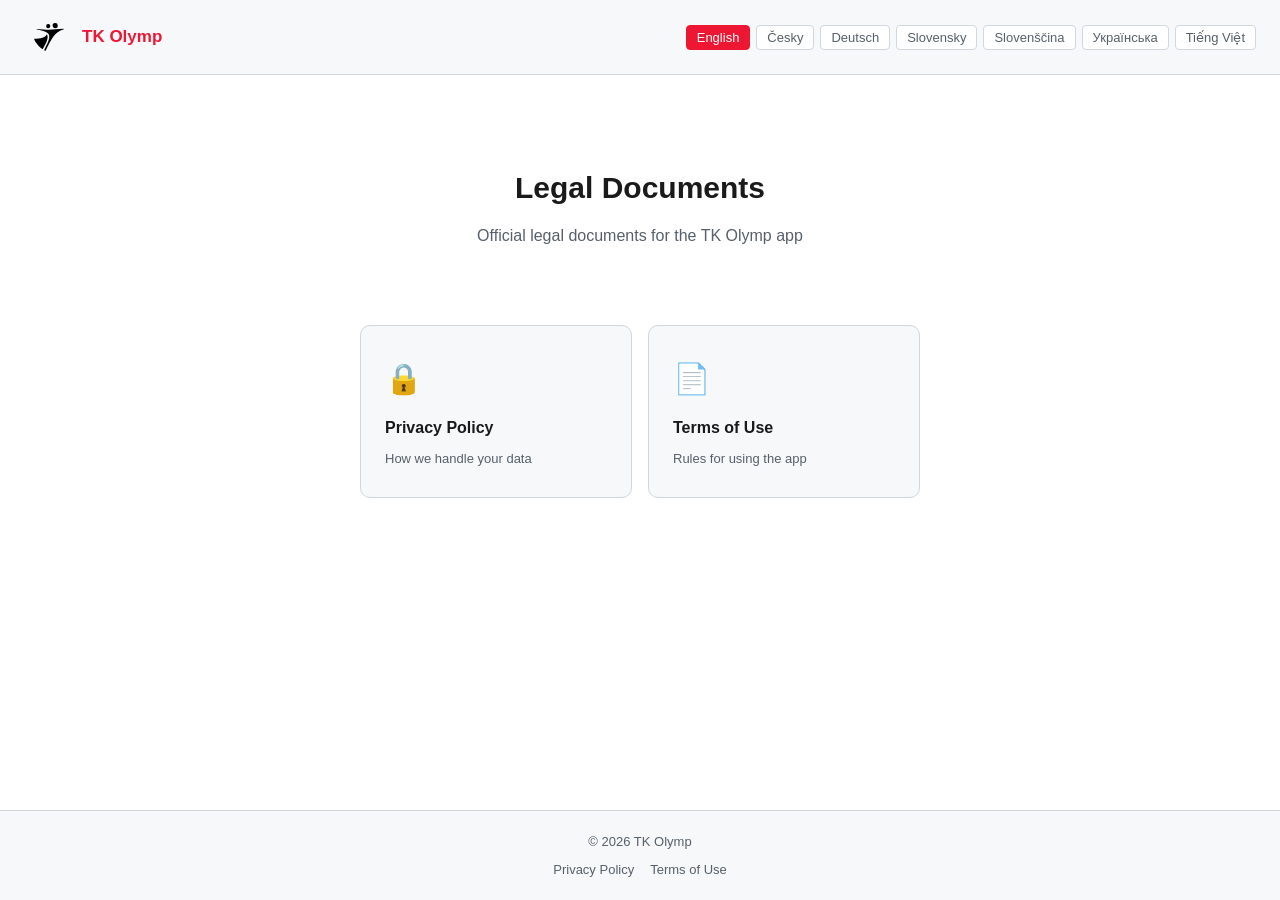
<file: index.html>
<!DOCTYPE html>
<html lang="en">
<head>
  <meta charset="UTF-8">
  <meta name="viewport" content="width=device-width, initial-scale=1.0">
  <title>TK Olymp – Legal Documents</title>
  <link rel="stylesheet" href="assets/style.css">
  <link rel="icon" href="assets/icon.svg">
</head>
<body>
  <header>
    <a href="index.html" class="logo"><img src="assets/icon.svg" class="site-icon" alt="">TK Olymp</a>
    <div class="lang-switcher" id="langSwitcher"></div>
  </header>

  <main>
    <div class="hero">
      <h1 id="heroTitle">Legal Documents</h1>
      <p id="heroSubtitle">Official legal documents for the TK Olymp app</p>
    </div>
    <div class="doc-grid">
      <a href="privacy/" class="doc-card" id="privacyLink">
        <div class="card-icon">🔒</div>
        <div class="card-title" id="privacyTitle">Privacy Policy</div>
        <div class="card-desc" id="privacyDesc">How we handle your data</div>
      </a>
      <a href="terms/" class="doc-card" id="termsLink">
        <div class="card-icon">📄</div>
        <div class="card-title" id="termsTitle">Terms of Use</div>
        <div class="card-desc" id="termsDesc">Rules for using the app</div>
      </a>
    </div>
  </main>

  <footer>
    <div>© 2026 TK Olymp</div>
    <div class="footer-links">
      <a href="privacy/" id="footerPrivacy">Privacy Policy</a>
      <a href="terms/" id="footerTerms">Terms of Use</a>
    </div>
  </footer>

  <script>
  const LANGS = {
    en: { name: "English", heroTitle: "Legal Documents", heroSubtitle: "Official legal documents for the TK Olymp app", privacyTitle: "Privacy Policy", privacyDesc: "How we handle your data", termsTitle: "Terms of Use", termsDesc: "Rules for using the app" },
    cs: { name: "Česky",   heroTitle: "Právní dokumenty", heroSubtitle: "Oficiální právní dokumenty aplikace TK Olymp", privacyTitle: "Zásady ochrany osobních údajů", privacyDesc: "Jak nakládáme s vašimi daty", termsTitle: "Podmínky používání", termsDesc: "Pravidla používání aplikace" },
    de: { name: "Deutsch", heroTitle: "Rechtsdokumente", heroSubtitle: "Offizielle Rechtsdokumente der TK-Olymp-App", privacyTitle: "Datenschutzrichtlinie", privacyDesc: "Wie wir mit Ihren Daten umgehen", termsTitle: "Nutzungsbedingungen", termsDesc: "Regeln für die Nutzung der App" },
    sk: { name: "Slovensky", heroTitle: "Právne dokumenty", heroSubtitle: "Oficiálne právne dokumenty aplikácie TK Olymp", privacyTitle: "Zásady ochrany osobných údajov", privacyDesc: "Ako nakladáme s vašimi údajmi", termsTitle: "Podmienky používania", termsDesc: "Pravidlá používania aplikácie" },
    sl: { name: "Slovenščina", heroTitle: "Pravni dokumenti", heroSubtitle: "Uradni pravni dokumenti aplikacije TK Olymp", privacyTitle: "Politika zasebnosti", privacyDesc: "Kako ravnamo z vašimi podatki", termsTitle: "Pogoji uporabe", termsDesc: "Pravila za uporabo aplikacije" },
    uk: { name: "Українська", heroTitle: "Правові документи", heroSubtitle: "Офіційні правові документи додатку TK Olymp", privacyTitle: "Політика конфіденційності", privacyDesc: "Як ми обробляємо ваші дані", termsTitle: "Умови використання", termsDesc: "Правила використання додатку" },
    vi: { name: "Tiếng Việt", heroTitle: "Tài liệu pháp lý", heroSubtitle: "Tài liệu pháp lý chính thức của ứng dụng TK Olymp", privacyTitle: "Chính sách bảo mật", privacyDesc: "Cách chúng tôi xử lý dữ liệu của bạn", termsTitle: "Điều khoản sử dụng", termsDesc: "Quy tắc sử dụng ứng dụng" },
  };

  function detectLang() {
    const p = new URLSearchParams(window.location.search).get('lang');
    if (p && LANGS[p]) return p;
    const stored = localStorage.getItem('tkolymp-lang');
    if (stored && LANGS[stored]) return stored;
    const bl = (navigator.language || 'en').split('-')[0];
    // map "ua" browser codes to "uk"
    const mapped = bl === 'ua' ? 'uk' : bl;
    return LANGS[mapped] ? mapped : 'en';
  }

  function applyLang(lang) {
    localStorage.setItem('tkolymp-lang', lang);
    const L = LANGS[lang];
    document.getElementById('heroTitle').textContent = L.heroTitle;
    document.getElementById('heroSubtitle').textContent = L.heroSubtitle;
    document.getElementById('privacyTitle').textContent = L.privacyTitle;
    document.getElementById('privacyDesc').textContent = L.privacyDesc;
    document.getElementById('termsTitle').textContent = L.termsTitle;
    document.getElementById('termsDesc').textContent = L.termsDesc;
    document.getElementById('footerPrivacy').textContent = L.privacyTitle;
    document.getElementById('footerTerms').textContent = L.termsTitle;
    document.getElementById('privacyLink').href = `privacy/?lang=${lang}`;
    document.getElementById('termsLink').href = `terms/?lang=${lang}`;
    document.getElementById('footerPrivacy').href = `privacy/?lang=${lang}`;
    document.getElementById('footerTerms').href = `terms/?lang=${lang}`;
    document.title = `TK Olymp – ${L.heroTitle}`;
    document.querySelectorAll('.lang-btn').forEach(b => b.classList.toggle('active', b.dataset.lang === lang));
    const url = new URL(window.location);
    url.searchParams.set('lang', lang);
    history.replaceState({}, '', url);
  }

  const switcher = document.getElementById('langSwitcher');
  Object.entries(LANGS).forEach(([code, data]) => {
    const btn = document.createElement('button');
    btn.className = 'lang-btn';
    btn.dataset.lang = code;
    btn.textContent = data.name;
    btn.onclick = () => applyLang(code);
    switcher.appendChild(btn);
  });

  applyLang(detectLang());
  </script>
</body>
</html>
</file>
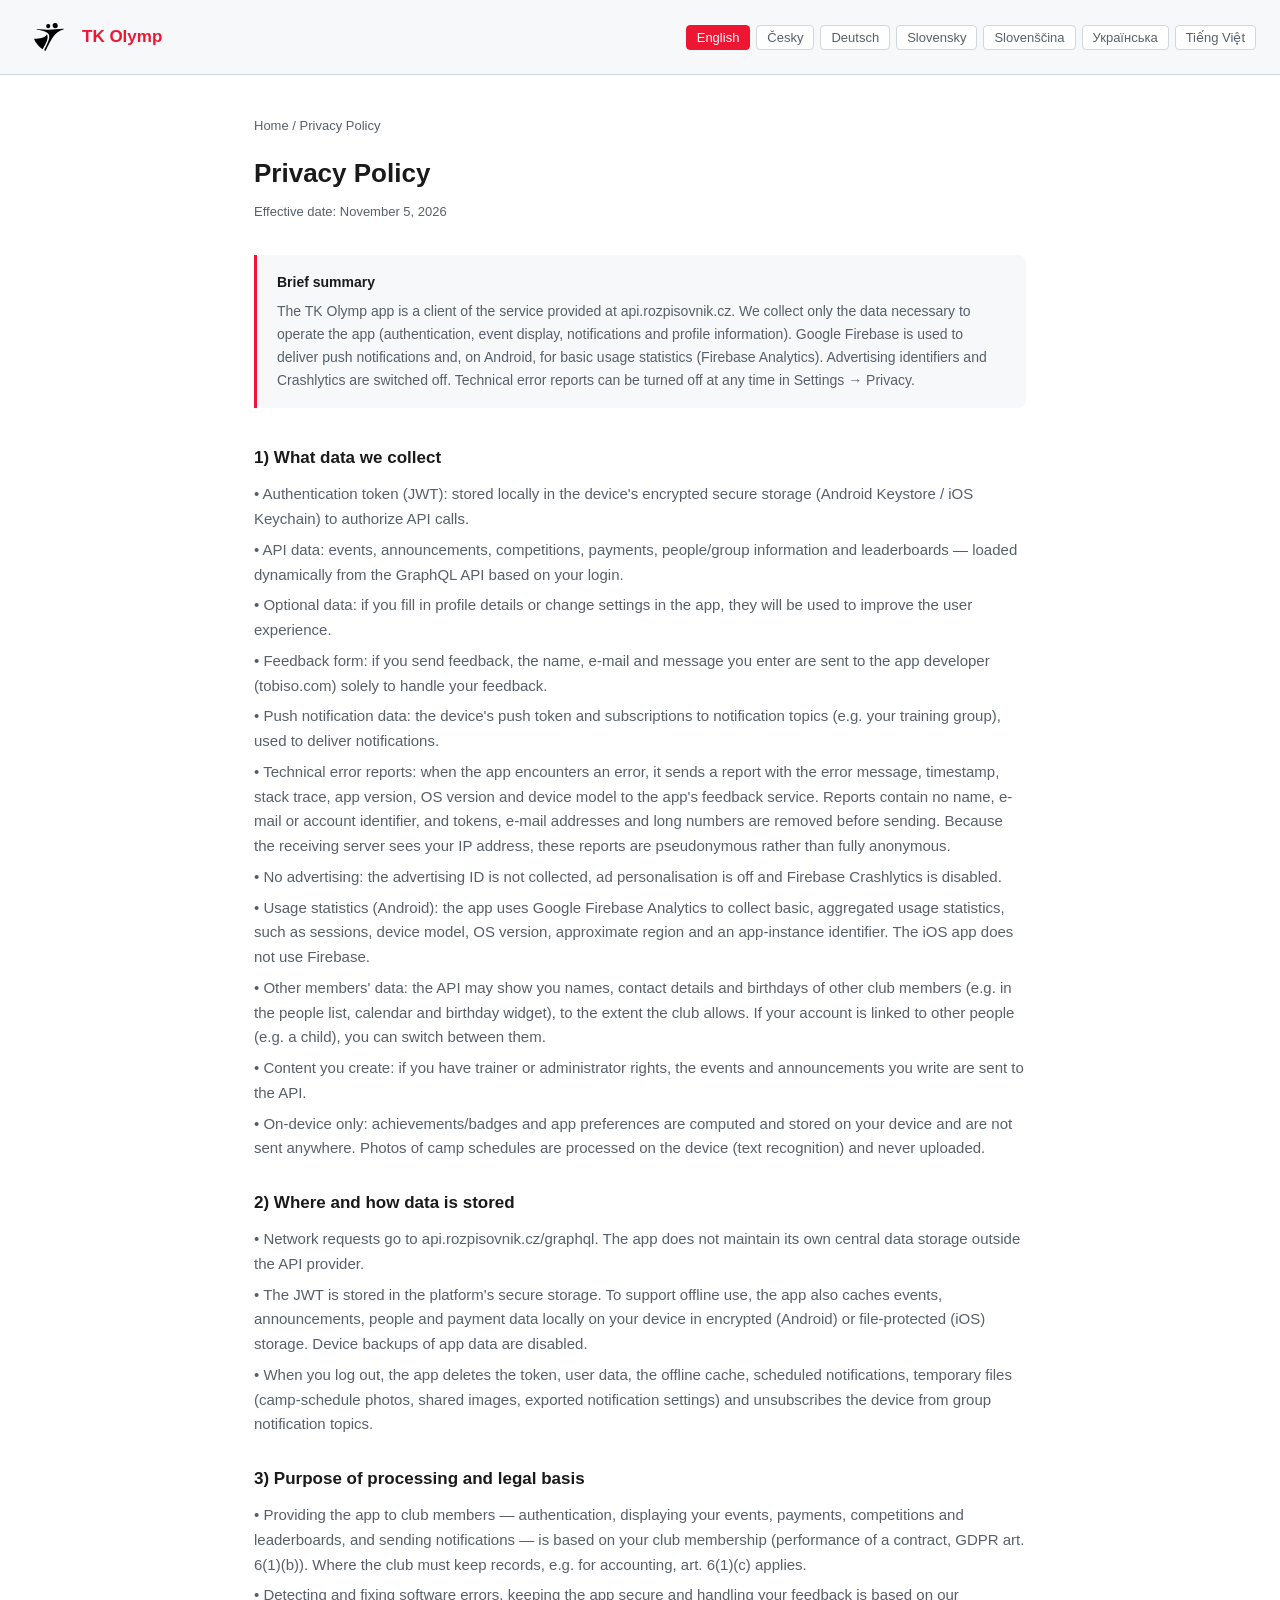
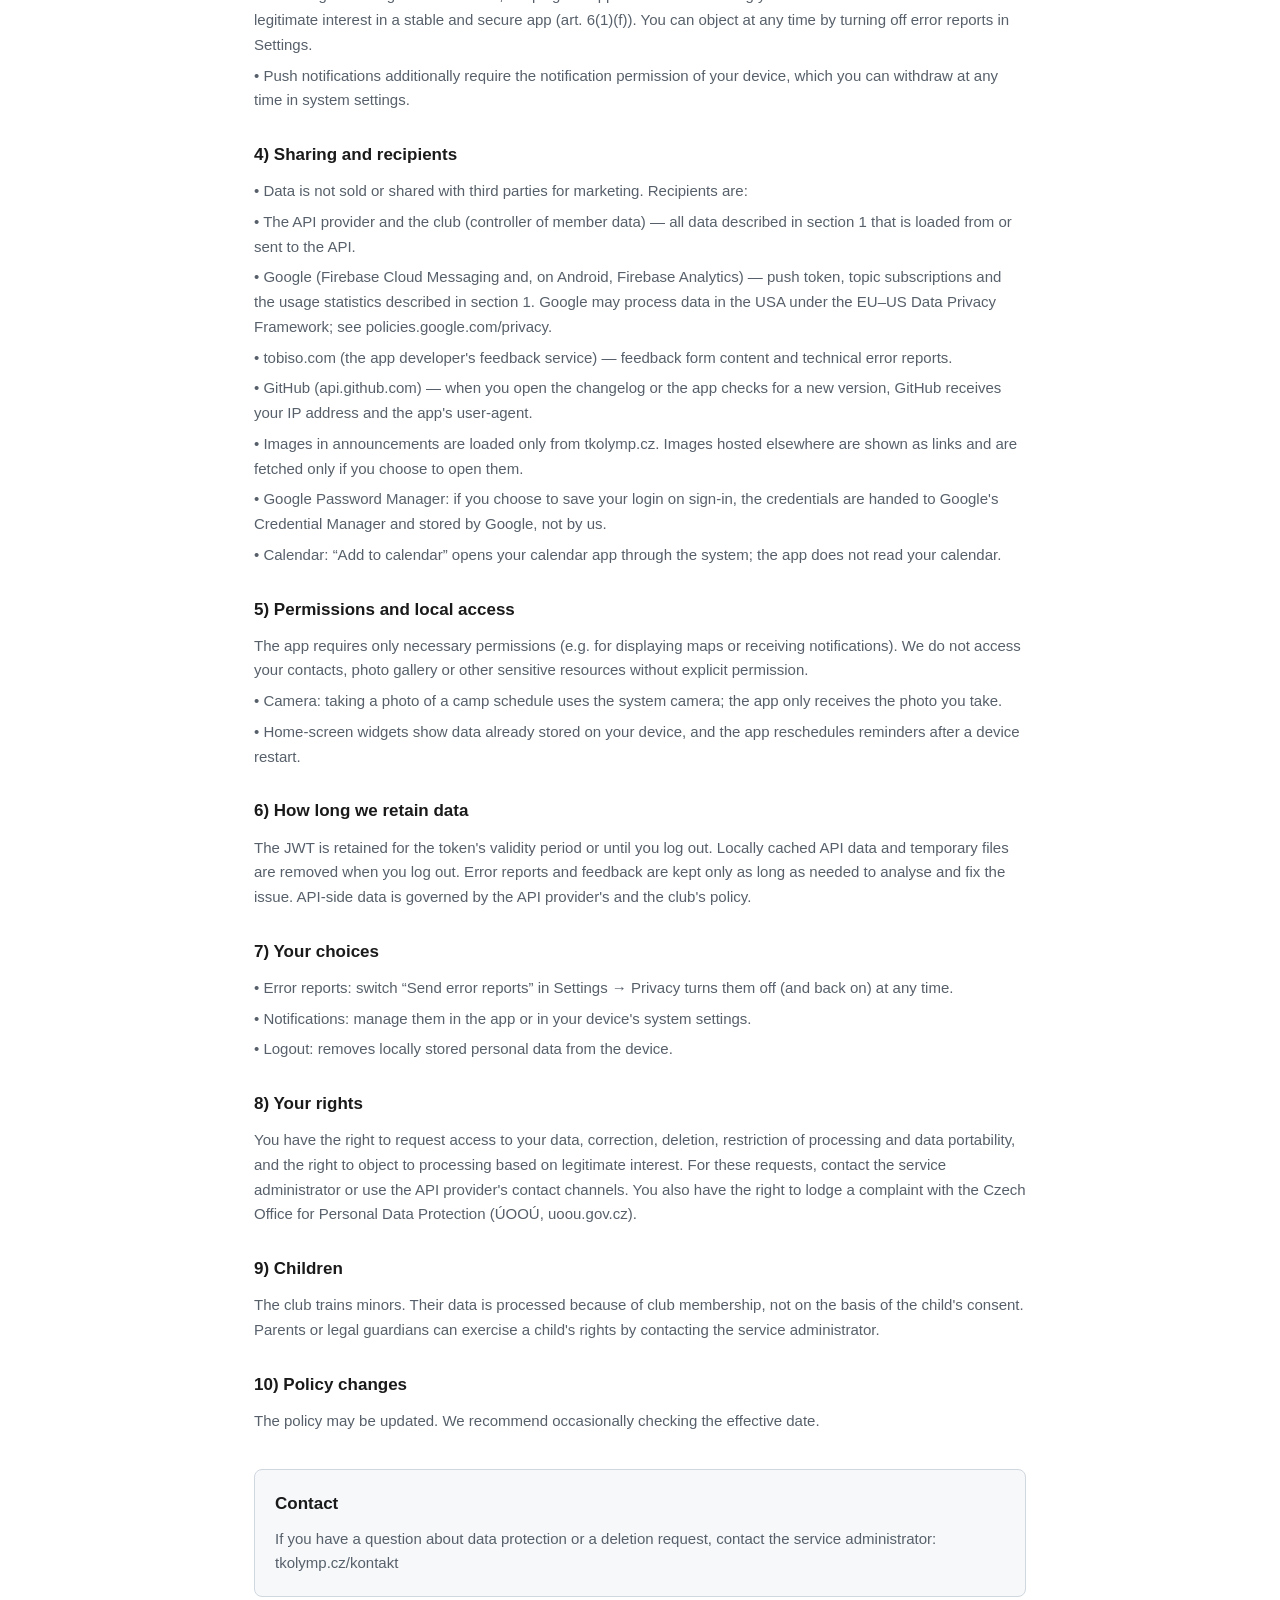
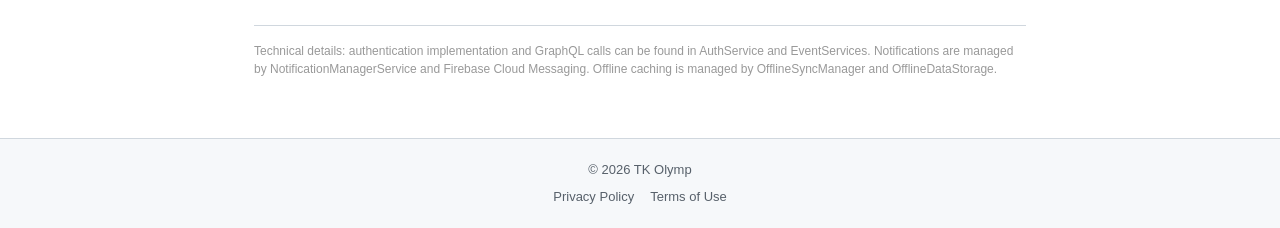
<file: privacy/index.html>
<!DOCTYPE html>
<html lang="en">
<head>
  <meta charset="UTF-8">
  <meta name="viewport" content="width=device-width, initial-scale=1.0">
  <title>Privacy Policy – TK Olymp</title>
  <link rel="stylesheet" href="../assets/style.css">
  <link rel="icon" href="../assets/icon.svg">
</head>
<body>
  <header>
    <a href="../index.html" class="logo"><img src="../assets/icon.svg" class="site-icon" alt="">TK Olymp</a>
    <div class="lang-switcher" id="langSwitcher"></div>
  </header>

  <main>
    <div class="breadcrumb"><a href="../" id="breadcrumbHome">Home</a> / <span id="breadcrumbCurrent">Privacy Policy</span></div>
    <div class="doc-header">
      <h1 class="doc-page-title" id="pageTitle">Privacy Policy</h1>
      <div class="effective-date" id="effectiveDate"></div>
    </div>
    <div class="summary-box">
      <div class="summary-title" id="summaryTitle"></div>
      <div class="summary-text" id="summaryText"></div>
    </div>
    <div id="sections"></div>
    <div class="contact-box" id="contactBox">
      <div class="section-title" id="contactTitle"></div>
      <div class="section-body"><p id="contactText"></p></div>
    </div>
    <div class="technical-note" id="technicalNote"></div>
  </main>

  <footer>
    <div>© 2026 TK Olymp</div>
    <div class="footer-links">
      <a href="../privacy/" id="footerPrivacy">Privacy Policy</a>
      <a href="../terms/" id="footerTerms">Terms of Use</a>
    </div>
  </footer>

  <script>
  const CONTENT = {
    en: {
      pageTitle: "Privacy Policy",
      effectiveDate: "Effective date: November 5, 2026",
      summaryTitle: "Brief summary",
      summaryText: "The TK Olymp app is a client of the service provided at api.rozpisovnik.cz. We collect only the data necessary to operate the app (authentication, event display, notifications and profile information). Google Firebase is used to deliver push notifications and, on Android, for basic usage statistics (Firebase Analytics). Advertising identifiers and Crashlytics are switched off. Technical error reports can be turned off at any time in Settings → Privacy.",
      sections: [
        { title: "1) What data we collect", body: ["• Authentication token (JWT): stored locally in the device's encrypted secure storage (Android Keystore / iOS Keychain) to authorize API calls.", "• API data: events, announcements, competitions, payments, people/group information and leaderboards — loaded dynamically from the GraphQL API based on your login.", "• Optional data: if you fill in profile details or change settings in the app, they will be used to improve the user experience.", "• Feedback form: if you send feedback, the name, e-mail and message you enter are sent to the app developer (tobiso.com) solely to handle your feedback.", "• Push notification data: the device's push token and subscriptions to notification topics (e.g. your training group), used to deliver notifications.", "• Technical error reports: when the app encounters an error, it sends a report with the error message, timestamp, stack trace, app version, OS version and device model to the app's feedback service. Reports contain no name, e-mail or account identifier, and tokens, e-mail addresses and long numbers are removed before sending. Because the receiving server sees your IP address, these reports are pseudonymous rather than fully anonymous.", "• No advertising: the advertising ID is not collected, ad personalisation is off and Firebase Crashlytics is disabled.", "• Usage statistics (Android): the app uses Google Firebase Analytics to collect basic, aggregated usage statistics, such as sessions, device model, OS version, approximate region and an app-instance identifier. The iOS app does not use Firebase.", "• Other members' data: the API may show you names, contact details and birthdays of other club members (e.g. in the people list, calendar and birthday widget), to the extent the club allows. If your account is linked to other people (e.g. a child), you can switch between them.", "• Content you create: if you have trainer or administrator rights, the events and announcements you write are sent to the API.", "• On-device only: achievements/badges and app preferences are computed and stored on your device and are not sent anywhere. Photos of camp schedules are processed on the device (text recognition) and never uploaded."] },
        { title: "2) Where and how data is stored", body: ["• Network requests go to api.rozpisovnik.cz/graphql. The app does not maintain its own central data storage outside the API provider.", "• The JWT is stored in the platform's secure storage. To support offline use, the app also caches events, announcements, people and payment data locally on your device in encrypted (Android) or file-protected (iOS) storage. Device backups of app data are disabled.", "• When you log out, the app deletes the token, user data, the offline cache, scheduled notifications, temporary files (camp-schedule photos, shared images, exported notification settings) and unsubscribes the device from group notification topics."] },
        { title: "3) Purpose of processing and legal basis", body: ["• Providing the app to club members — authentication, displaying your events, payments, competitions and leaderboards, and sending notifications — is based on your club membership (performance of a contract, GDPR art. 6(1)(b)). Where the club must keep records, e.g. for accounting, art. 6(1)(c) applies.", "• Detecting and fixing software errors, keeping the app secure and handling your feedback is based on our legitimate interest in a stable and secure app (art. 6(1)(f)). You can object at any time by turning off error reports in Settings.", "• Push notifications additionally require the notification permission of your device, which you can withdraw at any time in system settings."] },
        { title: "4) Sharing and recipients", body: ["• Data is not sold or shared with third parties for marketing. Recipients are:", "• The API provider and the club (controller of member data) — all data described in section 1 that is loaded from or sent to the API.", "• Google (Firebase Cloud Messaging and, on Android, Firebase Analytics) — push token, topic subscriptions and the usage statistics described in section 1. Google may process data in the USA under the EU–US Data Privacy Framework; see policies.google.com/privacy.", "• tobiso.com (the app developer's feedback service) — feedback form content and technical error reports.", "• GitHub (api.github.com) — when you open the changelog or the app checks for a new version, GitHub receives your IP address and the app's user-agent.", "• Images in announcements are loaded only from tkolymp.cz. Images hosted elsewhere are shown as links and are fetched only if you choose to open them.", "• Google Password Manager: if you choose to save your login on sign-in, the credentials are handed to Google's Credential Manager and stored by Google, not by us.", "• Calendar: “Add to calendar” opens your calendar app through the system; the app does not read your calendar."] },
        { title: "5) Permissions and local access", body: ["The app requires only necessary permissions (e.g. for displaying maps or receiving notifications). We do not access your contacts, photo gallery or other sensitive resources without explicit permission.", "• Camera: taking a photo of a camp schedule uses the system camera; the app only receives the photo you take.", "• Home-screen widgets show data already stored on your device, and the app reschedules reminders after a device restart."] },
        { title: "6) How long we retain data", body: ["The JWT is retained for the token's validity period or until you log out. Locally cached API data and temporary files are removed when you log out. Error reports and feedback are kept only as long as needed to analyse and fix the issue. API-side data is governed by the API provider's and the club's policy."] },
        { title: "7) Your choices", body: ["• Error reports: switch “Send error reports” in Settings → Privacy turns them off (and back on) at any time.", "• Notifications: manage them in the app or in your device's system settings.", "• Logout: removes locally stored personal data from the device."] },
        { title: "8) Your rights", body: ["You have the right to request access to your data, correction, deletion, restriction of processing and data portability, and the right to object to processing based on legitimate interest. For these requests, contact the service administrator or use the API provider's contact channels. You also have the right to lodge a complaint with the Czech Office for Personal Data Protection (ÚOOÚ, uoou.gov.cz)."] },
        { title: "9) Children", body: ["The club trains minors. Their data is processed because of club membership, not on the basis of the child's consent. Parents or legal guardians can exercise a child's rights by contacting the service administrator."] },
        { title: "10) Policy changes", body: ["The policy may be updated. We recommend occasionally checking the effective date."] },
      ],
      contactTitle: "Contact",
      contactText: "If you have a question about data protection or a deletion request, contact the service administrator: tkolymp.cz/kontakt",
      technicalNote: "Technical details: authentication implementation and GraphQL calls can be found in AuthService and EventServices. Notifications are managed by NotificationManagerService and Firebase Cloud Messaging. Offline caching is managed by OfflineSyncManager and OfflineDataStorage.",
      breadcrumbHome: "Home",
    },
    cs: {
      pageTitle: "Zásady ochrany osobních údajů",
      effectiveDate: "Datum účinnosti: 5. listopadu 2026",
      summaryTitle: "Stručné shrnutí",
      summaryText: "Aplikace TK Olymp je klientem služby poskytované na api.rozpisovnik.cz. Shromažďujeme pouze data nezbytná pro provoz aplikace (autentizace, zobrazení událostí, oznámení a profilové informace). Google Firebase používáme k doručování push notifikací a na Androidu také pro základní statistiky používání (Firebase Analytics). Reklamní identifikátory a Crashlytics jsou vypnuté. Technické chybové zprávy lze kdykoli vypnout v Nastavení → Soukromí.",
      sections: [
        { title: "1) Jaká data shromažďujeme", body: ["• Autentizační token (JWT): ukládán lokálně v šifrovaném zabezpečeném úložišti zařízení (Android Keystore / iOS Keychain) pro autorizaci volání API.", "• Data z API: události, oznámení, soutěže, platby, informace o lidech/skupinách a žebříčky — načítají se dynamicky z GraphQL API podle vašeho přihlášení.", "• Volitelná data: pokud v aplikaci vyplníte profilové údaje nebo upravíte nastavení, budou použity ke zlepšení uživatelského zážitku.", "• Formulář zpětné vazby: pokud odešlete zpětnou vazbu, jméno, e-mail a zpráva, které zadáte, se odesílají vývojáři aplikace (tobiso.com) výhradně za účelem vyřízení vaší zpětné vazby.", "• Data pro push notifikace: push token zařízení a odběry témat oznámení (např. vaší tréninkové skupiny), používané k doručování notifikací.", "• Technické chybové zprávy: když aplikace narazí na chybu, odešle službě zpětné vazby zprávu s chybovým hlášením, časem, stack trace, verzí aplikace, verzí OS a modelem zařízení. Zprávy neobsahují jméno, e-mail ani identifikátor účtu a tokeny, e-mailové adresy a dlouhá čísla se před odesláním odstraňují. Protože přijímající server vidí vaši IP adresu, jsou tyto zprávy pseudonymní, nikoli plně anonymní.", "• Žádná reklama: reklamní identifikátor se neshromažďuje, personalizace reklam je vypnutá a Firebase Crashlytics je vypnutý.", "• Statistiky používání (Android): aplikace používá Google Firebase Analytics ke sběru základních agregovaných statistik používání, např. relací, modelu zařízení, verze OS, přibližného regionu a identifikátoru instance aplikace. Aplikace pro iOS Firebase nepoužívá.", "• Údaje ostatních členů: API vám může zobrazit jména, kontakty a narozeniny ostatních členů klubu (např. v seznamu lidí, kalendáři a widgetu narozenin), v rozsahu, který klub povolí. Pokud je váš účet propojen s dalšími osobami (např. dítětem), můžete mezi nimi přepínat.", "• Obsah, který vytváříte: máte-li práva trenéra nebo administrátora, události a oznámení, které napíšete, se odesílají do API.", "• Pouze v zařízení: úspěchy/odznaky a předvolby aplikace se počítají a ukládají ve vašem zařízení a nikam se neodesílají. Fotografie rozpisu soustředění se zpracovávají v zařízení (rozpoznání textu) a nikdy se nenahrávají."] },
        { title: "2) Kde a jak jsou data uložena", body: ["• Síťové požadavky směřují na api.rozpisovnik.cz/graphql. Aplikace nevytváří vlastní centrální úložiště dat mimo poskytovatele API.", "• JWT je uložen v zabezpečeném úložišti platformy. Pro podporu offline používání aplikace také ukládá lokálně do zařízení události, oznámení, osoby a platby v šifrovaném (Android) nebo souborově chráněném (iOS) úložišti. Zálohování dat aplikace je vypnuté.", "• Při odhlášení aplikace smaže token, uživatelská data, offline cache, naplánovaná oznámení, dočasné soubory (fotografie rozpisu soustředění, sdílené obrázky, exportované nastavení oznámení) a zruší odběr témat oznámení skupin."] },
        { title: "3) Účel zpracování a právní základ", body: ["• Poskytování aplikace členům klubu — autentizace, zobrazení vašich událostí, plateb, soutěží a žebříčků a zasílání oznámení — vychází z vašeho členství v klubu (plnění smlouvy, čl. 6 odst. 1 písm. b) GDPR). Tam, kde má klub zákonnou povinnost vést evidenci, např. účetní, uplatní se čl. 6 odst. 1 písm. c).", "• Zjišťování a opravy chyb, zabezpečení aplikace a vyřízení vaší zpětné vazby vychází z našeho oprávněného zájmu na stabilní a bezpečné aplikaci (čl. 6 odst. 1 písm. f)). Můžete kdykoli vznést námitku vypnutím chybových zpráv v Nastavení.", "• Push notifikace navíc vyžadují oprávnění k oznámením v zařízení, které můžete kdykoli odvolat v systémovém nastavení."] },
        { title: "4) Sdílení a příjemci", body: ["• Data neprodáváme ani nesdílíme s třetími stranami pro marketing. Příjemci jsou:", "• Poskytovatel API a klub (správce údajů členů) — veškerá data popsaná v oddíle 1, která se z API načítají nebo se do něj odesílají.", "• Google (Firebase Cloud Messaging a na Androidu Firebase Analytics) — push token, odběry témat a statistiky používání popsané v oddíle 1. Google může údaje zpracovávat v USA na základě rámce EU–US Data Privacy Framework; viz policies.google.com/privacy.", "• tobiso.com (služba zpětné vazby vývojáře aplikace) — obsah formuláře zpětné vazby a technické chybové zprávy.", "• GitHub (api.github.com) — když otevřete seznam změn nebo aplikace zjišťuje novou verzi, GitHub obdrží vaši IP adresu a user-agent aplikace.", "• Obrázky v oznámeních se načítají pouze z tkolymp.cz. Obrázky z jiných webů se zobrazí jako odkazy a stáhnou se, jen když se rozhodnete je otevřít.", "• Správce hesel Google: pokud se při přihlášení rozhodnete uložit přihlašovací údaje, předají se Správci přihlašovacích údajů Google a uloží je Google, nikoli my.", "• Kalendář: „Přidat do kalendáře“ otevře vaši aplikaci kalendáře přes systém; aplikace váš kalendář nečte."] },
        { title: "5) Oprávnění a lokální přístup", body: ["Aplikace vyžaduje jen nezbytná oprávnění (např. pro zobrazování map nebo příjem notifikací). Nepřistupujeme k vašim kontaktům, fotogaleriím ani dalším citlivým zdrojům bez výslovného povolení.", "• Fotoaparát: pořízení fotografie rozpisu soustředění využívá systémový fotoaparát; aplikace obdrží pouze fotografii, kterou pořídíte.", "• Widgety na domovské obrazovce zobrazují data již uložená ve vašem zařízení a aplikace po restartu zařízení znovu naplánuje připomínky."] },
        { title: "6) Jak dlouho data uchováváme", body: ["JWT je uchováván po dobu platnosti tokenu nebo dokud se neodhlásíte. Lokálně uložená data z API a dočasné soubory jsou odstraněny při odhlášení. Chybové zprávy a zpětná vazba se uchovávají jen po dobu nezbytnou k analýze a opravě problému. Data na straně API se řídí politikou poskytovatele API a klubu."] },
        { title: "7) Vaše možnosti", body: ["• Chybové zprávy: přepínač „Odesílat chybová hlášení“ v Nastavení → Soukromí je kdykoli vypne (a znovu zapne).", "• Oznámení: spravujete je v aplikaci nebo v systémovém nastavení zařízení.", "• Odhlášení: odstraní z zařízení lokálně uložené osobní údaje."] },
        { title: "8) Vaše práva", body: ["Máte právo požadovat přístup ke svým údajům, jejich opravu, výmaz, omezení zpracování a přenositelnost a právo vznést námitku proti zpracování založenému na oprávněném zájmu. Pro tyto požadavky kontaktujte správce služby nebo použijte kontaktní kanály poskytovatele API. Máte také právo podat stížnost u Úřadu pro ochranu osobních údajů (ÚOOÚ, uoou.gov.cz)."] },
        { title: "9) Děti", body: ["Klub trénuje nezletilé. Jejich údaje se zpracovávají kvůli členství v klubu, nikoli na základě souhlasu dítěte. Rodiče nebo zákonní zástupci mohou práva dítěte uplatnit kontaktováním správce služby."] },
        { title: "10) Změny zásad", body: ["Zásady mohou být aktualizovány. Doporučujeme čas od času zkontrolovat datum účinnosti."] },
      ],
      contactTitle: "Kontakt",
      contactText: "Máte-li dotaz k ochraně osobních údajů nebo žádost o výmaz, kontaktujte správce služby: tkolymp.cz/kontakt",
      technicalNote: "Technické detaily: implementace autentizace a volání GraphQL najdete v AuthService a EventServices. Notifikace spravuje NotificationManagerService a Firebase Cloud Messaging. Offline ukládání řeší OfflineSyncManager a OfflineDataStorage.",
      breadcrumbHome: "Domů",
    },
    de: {
      pageTitle: "Datenschutzrichtlinie",
      effectiveDate: "Gültigkeitsdatum: 5. November 2026",
      summaryTitle: "Kurze Zusammenfassung",
      summaryText: "Die TK-Olymp-App ist ein Client des unter api.rozpisovnik.cz bereitgestellten Dienstes. Wir erheben nur die für den Betrieb der App notwendigen Daten (Authentifizierung, Anzeige von Veranstaltungen, Benachrichtigungen und Profilinformationen). Google Firebase wird zur Zustellung von Push-Benachrichtigungen und unter Android für grundlegende Nutzungsstatistiken (Firebase Analytics) verwendet. Werbe-IDs und Crashlytics sind deaktiviert. Technische Fehlerberichte können jederzeit unter Einstellungen → Datenschutz ausgeschaltet werden.",
      sections: [
        { title: "1) Welche Daten wir erheben", body: ["• Authentifizierungstoken (JWT): wird lokal im verschlüsselten, sicheren Speicher des Geräts (Android Keystore / iOS Keychain) abgelegt, um API-Aufrufe zu autorisieren.", "• API-Daten: Veranstaltungen, Ankündigungen, Wettbewerbe, Zahlungen, Personen-/Gruppeninformationen und Ranglisten — werden anhand Ihrer Anmeldung dynamisch aus der GraphQL-API geladen.", "• Optionale Daten: Wenn Sie Profilangaben ausfüllen oder Einstellungen ändern, werden diese zur Verbesserung der Nutzererfahrung verwendet.", "• Feedback-Formular: Wenn Sie Feedback senden, werden Name, E-Mail und Nachricht ausschließlich zur Bearbeitung Ihres Feedbacks an den App-Entwickler (tobiso.com) übermittelt.", "• Push-Daten: das Push-Token des Geräts und Abonnements von Benachrichtigungsthemen (z. B. Ihrer Trainingsgruppe) zur Zustellung von Benachrichtigungen.", "• Technische Fehlerberichte: Tritt in der App ein Fehler auf, sendet sie einen Bericht mit Fehlermeldung, Zeitstempel, Stacktrace, App-Version, Betriebssystemversion und Gerätemodell an den Feedback-Dienst der App. Die Berichte enthalten keinen Namen, keine E-Mail und keine Konto-Kennung; Tokens, E-Mail-Adressen und lange Zahlen werden vor dem Senden entfernt. Da der empfangende Server Ihre IP-Adresse sieht, sind die Berichte pseudonym und nicht vollständig anonym.", "• Keine Werbung: Die Werbe-ID wird nicht erhoben, Anzeigenpersonalisierung ist aus und Firebase Crashlytics ist deaktiviert.", "• Nutzungsstatistiken (Android): Die App nutzt Google Firebase Analytics, um grundlegende, aggregierte Nutzungsstatistiken zu erheben, z. B. Sitzungen, Gerätemodell, Betriebssystemversion, ungefähre Region und eine App-Instanz-Kennung. Die iOS-App verwendet Firebase nicht.", "• Daten anderer Mitglieder: Die API kann Ihnen Namen, Kontaktdaten und Geburtstage anderer Vereinsmitglieder anzeigen (z. B. in der Personenliste, im Kalender und im Geburtstags-Widget), soweit der Verein dies zulässt. Ist Ihr Konto mit weiteren Personen verknüpft (z. B. einem Kind), können Sie zwischen ihnen wechseln.", "• Von Ihnen erstellte Inhalte: Mit Trainer- oder Administratorrechten werden die von Ihnen verfassten Veranstaltungen und Ankündigungen an die API gesendet.", "• Nur auf dem Gerät: Erfolge/Abzeichen und App-Einstellungen werden auf Ihrem Gerät berechnet und gespeichert und nirgendwohin gesendet. Fotos von Lagerplänen werden auf dem Gerät verarbeitet (Texterkennung) und nie hochgeladen."] },
        { title: "2) Wo und wie Daten gespeichert werden", body: ["• Netzwerkanfragen gehen an api.rozpisovnik.cz/graphql. Die App unterhält keinen eigenen zentralen Datenspeicher außerhalb des API-Anbieters.", "• Das JWT wird im sicheren Speicher der Plattform abgelegt. Für die Offline-Nutzung speichert die App Veranstaltungen, Ankündigungen, Personen- und Zahlungsdaten lokal auf Ihrem Gerät in verschlüsseltem (Android) bzw. dateigeschütztem (iOS) Speicher. Geräte-Backups der App-Daten sind deaktiviert.", "• Beim Abmelden löscht die App Token, Nutzerdaten, Offline-Cache, geplante Benachrichtigungen und temporäre Dateien (Fotos von Lagerplänen, geteilte Bilder, exportierte Benachrichtigungseinstellungen) und meldet das Gerät von den Gruppen-Benachrichtigungsthemen ab."] },
        { title: "3) Zweck der Verarbeitung und Rechtsgrundlage", body: ["• Die Bereitstellung der App für Vereinsmitglieder — Authentifizierung, Anzeige Ihrer Veranstaltungen, Zahlungen, Wettbewerbe und Ranglisten sowie Benachrichtigungen — beruht auf Ihrer Vereinsmitgliedschaft (Vertragserfüllung, Art. 6 Abs. 1 lit. b DSGVO). Soweit der Verein gesetzlich zur Aufbewahrung verpflichtet ist, z. B. in der Buchhaltung, gilt Art. 6 Abs. 1 lit. c.", "• Das Erkennen und Beheben von Softwarefehlern, die Sicherheit der App und die Bearbeitung Ihres Feedbacks beruhen auf unserem berechtigten Interesse an einer stabilen und sicheren App (Art. 6 Abs. 1 lit. f). Sie können jederzeit widersprechen, indem Sie Fehlerberichte in den Einstellungen ausschalten.", "• Push-Benachrichtigungen erfordern zusätzlich die Benachrichtigungsberechtigung Ihres Geräts, die Sie jederzeit in den Systemeinstellungen widerrufen können."] },
        { title: "4) Weitergabe und Empfänger", body: ["• Daten werden nicht verkauft und nicht zu Marketingzwecken an Dritte weitergegeben. Empfänger sind:", "• Der API-Anbieter und der Verein (Verantwortlicher für Mitgliederdaten) — alle in Abschnitt 1 beschriebenen Daten, die aus der API geladen oder an sie gesendet werden.", "• Google (Firebase Cloud Messaging und unter Android Firebase Analytics) — Push-Token, Themenabonnements und die in Abschnitt 1 beschriebenen Nutzungsstatistiken. Google kann Daten in den USA auf Grundlage des EU-US Data Privacy Framework verarbeiten; siehe policies.google.com/privacy.", "• tobiso.com (Feedback-Dienst des App-Entwicklers) — Inhalt des Feedback-Formulars und technische Fehlerberichte.", "• GitHub (api.github.com) — wenn Sie das Änderungsprotokoll öffnen oder die App nach einer neuen Version sucht, erhält GitHub Ihre IP-Adresse und den User-Agent der App.", "• Bilder in Ankündigungen werden nur von tkolymp.cz geladen. Bilder von anderen Servern werden als Links angezeigt und nur abgerufen, wenn Sie sie öffnen.", "• Google Passwort-Manager: Wenn Sie beim Anmelden das Speichern Ihrer Zugangsdaten wählen, werden diese an den Credential Manager von Google übergeben und von Google gespeichert, nicht von uns.", "• Kalender: „Zum Kalender hinzufügen“ öffnet Ihre Kalender-App über das System; die App liest Ihren Kalender nicht."] },
        { title: "5) Berechtigungen und lokaler Zugriff", body: ["Die App benötigt nur notwendige Berechtigungen (z. B. zur Anzeige von Karten oder zum Empfang von Benachrichtigungen). Ohne ausdrückliche Erlaubnis greifen wir nicht auf Ihre Kontakte, Ihre Fotogalerie oder andere sensible Ressourcen zu.", "• Kamera: Für das Foto eines Lagerplans wird die System-Kamera verwendet; die App erhält nur das von Ihnen aufgenommene Foto.", "• Widgets auf dem Startbildschirm zeigen bereits auf Ihrem Gerät gespeicherte Daten an, und die App plant Erinnerungen nach einem Neustart des Geräts neu."] },
        { title: "6) Wie lange wir Daten speichern", body: ["Das JWT wird für die Gültigkeitsdauer des Tokens oder bis zur Abmeldung aufbewahrt. Lokal zwischengespeicherte API-Daten und temporäre Dateien werden bei der Abmeldung entfernt. Fehlerberichte und Feedback werden nur so lange gespeichert, wie es zur Analyse und Behebung des Problems nötig ist. Für Daten auf API-Seite gelten die Richtlinien des API-Anbieters und des Vereins."] },
        { title: "7) Ihre Wahlmöglichkeiten", body: ["• Fehlerberichte: Der Schalter „Fehlerberichte senden“ unter Einstellungen → Datenschutz schaltet sie jederzeit aus (und wieder ein).", "• Benachrichtigungen: Verwalten Sie diese in der App oder in den Systemeinstellungen Ihres Geräts.", "• Abmeldung: entfernt lokal gespeicherte personenbezogene Daten vom Gerät."] },
        { title: "8) Ihre Rechte", body: ["Sie haben das Recht auf Auskunft, Berichtigung, Löschung, Einschränkung der Verarbeitung und Datenübertragbarkeit sowie das Recht, der auf berechtigtem Interesse beruhenden Verarbeitung zu widersprechen. Wenden Sie sich dafür an den Dienstadministrator oder die Kontaktkanäle des API-Anbieters. Sie haben außerdem das Recht, Beschwerde beim tschechischen Amt für den Schutz personenbezogener Daten (ÚOOÚ, uoou.gov.cz) einzulegen."] },
        { title: "9) Kinder", body: ["Der Verein trainiert Minderjährige. Deren Daten werden aufgrund der Vereinsmitgliedschaft verarbeitet, nicht auf Grundlage einer Einwilligung des Kindes. Eltern oder Erziehungsberechtigte können die Rechte des Kindes über den Dienstadministrator ausüben."] },
        { title: "10) Änderungen der Richtlinie", body: ["Die Richtlinie kann aktualisiert werden. Wir empfehlen, gelegentlich das Gültigkeitsdatum zu prüfen."] },
      ],
      contactTitle: "Kontakt",
      contactText: "Wenn Sie eine Frage zum Datenschutz oder einen Löschungsantrag haben, wenden Sie sich an den Dienstadministrator: tkolymp.cz/kontakt",
      technicalNote: "Technische Details: Authentifizierungsimplementierung und GraphQL-Aufrufe finden Sie in AuthService und EventServices. Benachrichtigungen werden vom NotificationManagerService und Firebase Cloud Messaging verwaltet. Die Offline-Zwischenspeicherung erfolgt über OfflineSyncManager und OfflineDataStorage.",
      breadcrumbHome: "Startseite",
    },
    sk: {
      pageTitle: "Zásady ochrany osobných údajov",
      effectiveDate: "Dátum účinnosti: 5. novembra 2026",
      summaryTitle: "Stručné zhrnutie",
      summaryText: "Aplikácia TK Olymp je klientom služby poskytovanej na api.rozpisovnik.cz. Zhromažďujeme iba údaje nevyhnutné na prevádzku aplikácie (autentifikácia, zobrazenie udalostí, oznámenia a profilové informácie). Google Firebase používame na doručovanie push notifikácií a na Androide aj na základné štatistiky používania (Firebase Analytics). Reklamné identifikátory a Crashlytics sú vypnuté. Technické chybové správy možno kedykoľvek vypnúť v Nastaveniach → Súkromie.",
      sections: [
        { title: "1) Aké údaje zhromažďujeme", body: ["• Autentifikačný token (JWT): ukladá sa lokálne v šifrovanom zabezpečenom úložisku zariadenia (Android Keystore / iOS Keychain) na autorizáciu volaní API.", "• Údaje z API: udalosti, oznámenia, súťaže, platby, informácie o ľuďoch/skupinách a rebríčky — načítavajú sa dynamicky z GraphQL API podľa vášho prihlásenia.", "• Voliteľné údaje: ak v aplikácii vyplníte profilové údaje alebo upravíte nastavenia, použijú sa na zlepšenie používateľského zážitku.", "• Formulár spätnej väzby: ak odošlete spätnú väzbu, meno, e-mail a správa, ktoré zadáte, sa odosielajú vývojárovi aplikácie (tobiso.com) výlučne na vybavenie vašej spätnej väzby.", "• Údaje pre push notifikácie: push token zariadenia a odbery tém oznámení (napr. vašej tréningovej skupiny), používané na doručovanie notifikácií.", "• Technické chybové správy: keď aplikácia narazí na chybu, odošle službe spätnej väzby správu s chybovým hlásením, časom, stack trace, verziou aplikácie, verziou OS a modelom zariadenia. Správy neobsahujú meno, e-mail ani identifikátor účtu a tokeny, e-mailové adresy a dlhé čísla sa pred odoslaním odstraňujú. Keďže prijímajúci server vidí vašu IP adresu, tieto správy sú pseudonymné, nie úplne anonymné.", "• Žiadna reklama: reklamný identifikátor sa nezhromažďuje, personalizácia reklám je vypnutá a Firebase Crashlytics je vypnutý.", "• Štatistiky používania (Android): aplikácia používa Google Firebase Analytics na zber základných agregovaných štatistík používania, napr. relácií, modelu zariadenia, verzie OS, približného regiónu a identifikátora inštancie aplikácie. Aplikácia pre iOS Firebase nepoužíva.", "• Údaje ostatných členov: API vám môže zobraziť mená, kontakty a narodeniny ostatných členov klubu (napr. v zozname ľudí, kalendári a widgete narodenín), v rozsahu, ktorý klub povolí. Ak je váš účet prepojený s ďalšími osobami (napr. dieťaťom), môžete medzi nimi prepínať.", "• Obsah, ktorý vytvárate: ak máte práva trénera alebo administrátora, udalosti a oznámenia, ktoré napíšete, sa odosielajú do API.", "• Iba v zariadení: úspechy/odznaky a predvoľby aplikácie sa počítajú a ukladajú vo vašom zariadení a nikam sa neodosielajú. Fotografie rozpisu sústredenia sa spracúvajú v zariadení (rozpoznávanie textu) a nikdy sa nenahrávajú."] },
        { title: "2) Kde a ako sú údaje uložené", body: ["• Sieťové požiadavky smerujú na api.rozpisovnik.cz/graphql. Aplikácia nevytvára vlastné centrálne úložisko údajov mimo poskytovateľa API.", "• JWT je uložený v zabezpečenom úložisku platformy. Na podporu offline používania aplikácia tiež ukladá lokálne do zariadenia udalosti, oznámenia, osoby a platby v šifrovanom (Android) alebo súborovo chránenom (iOS) úložisku. Zálohovanie údajov aplikácie je vypnuté.", "• Pri odhlásení aplikácia zmaže token, používateľské údaje, offline cache, naplánované oznámenia, dočasné súbory (fotografie rozpisu sústredenia, zdieľané obrázky, exportované nastavenia oznámení) a zruší odber tém oznámení skupín."] },
        { title: "3) Účel spracovania a právny základ", body: ["• Poskytovanie aplikácie členom klubu — autentifikácia, zobrazenie vašich udalostí, platieb, súťaží a rebríčkov a zasielanie oznámení — vychádza z vášho členstva v klube (plnenie zmluvy, čl. 6 ods. 1 písm. b) GDPR). Tam, kde má klub zákonnú povinnosť viesť evidenciu, napr. účtovnú, uplatní sa čl. 6 ods. 1 písm. c).", "• Zisťovanie a oprava chýb, zabezpečenie aplikácie a vybavenie vašej spätnej väzby vychádza z nášho oprávneného záujmu na stabilnej a bezpečnej aplikácii (čl. 6 ods. 1 písm. f)). Kedykoľvek môžete namietať vypnutím chybových správ v Nastaveniach.", "• Push notifikácie navyše vyžadujú povolenie oznámení v zariadení, ktoré môžete kedykoľvek odvolať v systémových nastaveniach."] },
        { title: "4) Zdieľanie a príjemcovia", body: ["• Údaje nepredávame ani nezdieľame s tretími stranami na marketing. Príjemcovia sú:", "• Poskytovateľ API a klub (prevádzkovateľ údajov členov) — všetky údaje opísané v oddiele 1, ktoré sa z API načítavajú alebo sa do neho odosielajú.", "• Google (Firebase Cloud Messaging a na Androide Firebase Analytics) — push token, odbery tém a štatistiky používania opísané v oddiele 1. Google môže údaje spracúvať v USA na základe rámca EU–US Data Privacy Framework; pozri policies.google.com/privacy.", "• tobiso.com (služba spätnej väzby vývojára aplikácie) — obsah formulára spätnej väzby a technické chybové správy.", "• GitHub (api.github.com) — keď otvoríte zoznam zmien alebo aplikácia zisťuje novú verziu, GitHub získa vašu IP adresu a user-agent aplikácie.", "• Obrázky v oznámeniach sa načítavajú iba z tkolymp.cz. Obrázky z iných webov sa zobrazia ako odkazy a stiahnu sa, len keď sa rozhodnete ich otvoriť.", "• Správca hesiel Google: ak sa pri prihlásení rozhodnete uložiť prihlasovacie údaje, odovzdajú sa Správcovi poverení Google a uloží ich Google, nie my.", "• Kalendár: „Pridať do kalendára“ otvorí vašu aplikáciu kalendára cez systém; aplikácia váš kalendár nečíta."] },
        { title: "5) Oprávnenia a lokálny prístup", body: ["Aplikácia vyžaduje len nevyhnutné oprávnenia (napr. na zobrazovanie máp alebo príjem notifikácií). Bez výslovného povolenia nepristupujeme k vašim kontaktom, fotogalériám ani iným citlivým zdrojom.", "• Fotoaparát: odfotenie rozpisu sústredenia využíva systémový fotoaparát; aplikácia dostane iba fotografiu, ktorú urobíte.", "• Widgety na domovskej obrazovke zobrazujú údaje už uložené vo vašom zariadení a aplikácia po reštarte zariadenia znova naplánuje pripomienky."] },
        { title: "6) Ako dlho údaje uchovávame", body: ["JWT sa uchováva počas platnosti tokenu alebo kým sa neodhlásite. Lokálne uložené údaje z API a dočasné súbory sa odstránia pri odhlásení. Chybové správy a spätná väzba sa uchovávajú len po dobu nevyhnutnú na analýzu a opravu problému. Údaje na strane API sa riadia politikou poskytovateľa API a klubu."] },
        { title: "7) Vaše možnosti", body: ["• Chybové správy: prepínač „Odosielať chybové hlásenia“ v Nastaveniach → Súkromie ich kedykoľvek vypne (a znova zapne).", "• Oznámenia: spravujete ich v aplikácii alebo v systémových nastaveniach zariadenia.", "• Odhlásenie: odstráni zo zariadenia lokálne uložené osobné údaje."] },
        { title: "8) Vaše práva", body: ["Máte právo požadovať prístup k svojim údajom, ich opravu, vymazanie, obmedzenie spracovania a prenosnosť a právo namietať proti spracovaniu založenému na oprávnenom záujme. Pre tieto požiadavky kontaktujte správcu služby alebo použite kontaktné kanály poskytovateľa API. Máte tiež právo podať sťažnosť českému Úradu na ochranu osobných údajov (ÚOOÚ, uoou.gov.cz)."] },
        { title: "9) Deti", body: ["Klub trénuje maloletých. Ich údaje sa spracúvajú kvôli členstvu v klube, nie na základe súhlasu dieťaťa. Rodičia alebo zákonní zástupcovia môžu práva dieťaťa uplatniť kontaktovaním správcu služby."] },
        { title: "10) Zmeny zásad", body: ["Zásady môžu byť aktualizované. Odporúčame občas skontrolovať dátum účinnosti."] },
      ],
      contactTitle: "Kontakt",
      contactText: "Ak máte otázku k ochrane osobných údajov alebo žiadosť o výmaz, kontaktujte správcu služby: tkolymp.cz/kontakt",
      technicalNote: "Technické detaily: implementácia autentifikácie a volania GraphQL nájdete v AuthService a EventServices. Notifikácie spravuje NotificationManagerService a Firebase Cloud Messaging. Offline ukladanie zabezpečuje OfflineSyncManager a OfflineDataStorage.",
      breadcrumbHome: "Domov",
    },
    sl: {
      pageTitle: "Politika zasebnosti",
      effectiveDate: "Datum veljavnosti: 5. november 2026",
      summaryTitle: "Kratki povzetek",
      summaryText: "Aplikacija TK Olymp je odjemalec storitve, ki jo zagotavlja api.rozpisovnik.cz. Zbiramo samo podatke, ki so nujni za delovanje aplikacije (prijava, prikaz dogodkov, obvestila in podatki profila). Google Firebase uporabljamo za dostavo potisnih obvestil in v sistemu Android za osnovno statistiko uporabe (Firebase Analytics). Oglaševalski identifikatorji in Crashlytics so izklopljeni. Tehnična poročila o napakah lahko kadar koli izklopite v Nastavitve → Zasebnost.",
      sections: [
        { title: "1) Katere podatke zbiramo", body: ["• Prijavni žeton (JWT): shranjen lokalno v šifriranem varnem pomnilniku naprave (Android Keystore / iOS Keychain) za avtorizacijo klicev API.", "• Podatki iz API: dogodki, obvestila, tekmovanja, plačila, podatki o osebah/skupinah in lestvice — dinamično se nalagajo iz GraphQL API glede na vašo prijavo.", "• Izbirni podatki: če v aplikaciji izpolnite podatke profila ali spremenite nastavitve, se uporabijo za izboljšanje uporabniške izkušnje.", "• Obrazec za povratne informacije: če pošljete povratno informacijo, se vneseno ime, e-pošta in sporočilo pošljejo razvijalcu aplikacije (tobiso.com) izključno za obravnavo vaše povratne informacije.", "• Podatki za potisna obvestila: potisni žeton naprave in naročnine na teme obvestil (npr. vaša trening skupina), ki se uporabljajo za dostavo obvestil.", "• Tehnična poročila o napakah: ko aplikacija naleti na napako, storitvi za povratne informacije pošlje poročilo s sporočilom o napaki, časovnim žigom, sledjo sklada, različico aplikacije, različico OS in modelom naprave. Poročila ne vsebujejo imena, e-pošte ali identifikatorja računa, žetoni, e-poštni naslovi in dolge številke pa se pred pošiljanjem odstranijo. Ker prejemni strežnik vidi vaš naslov IP, so poročila psevdonimna in ne povsem anonimna.", "• Brez oglaševanja: oglaševalski identifikator se ne zbira, personalizacija oglasov je izklopljena in Firebase Crashlytics je onemogočen.", "• Statistika uporabe (Android): aplikacija uporablja Google Firebase Analytics za zbiranje osnovne, združene statistike uporabe, npr. sej, modela naprave, različice OS, približne regije in identifikatorja primerka aplikacije. Aplikacija za iOS Firebase ne uporablja.", "• Podatki drugih članov: API vam lahko prikaže imena, kontakte in rojstne dneve drugih članov kluba (npr. v seznamu oseb, koledarju in pripomočku za rojstne dneve) v obsegu, ki ga klub dovoli. Če je vaš račun povezan z drugimi osebami (npr. otrokom), lahko preklapljate med njimi.", "• Vsebina, ki jo ustvarite: če imate pravice trenerja ali skrbnika, se dogodki in obvestila, ki jih napišete, pošljejo v API.", "• Samo na napravi: dosežki/značke in nastavitve aplikacije se izračunajo in shranijo na vaši napravi ter se nikamor ne pošiljajo. Fotografije urnika tabora se obdelajo na napravi (prepoznavanje besedila) in se nikoli ne naložijo."] },
        { title: "2) Kje in kako so podatki shranjeni", body: ["• Omrežne zahteve gredo na api.rozpisovnik.cz/graphql. Aplikacija ne vzdržuje lastnega osrednjega shranjevanja podatkov zunaj ponudnika API.", "• JWT je shranjen v varnem pomnilniku platforme. Za delovanje brez povezave aplikacija na napravi lokalno shranjuje tudi dogodke, obvestila, osebe in plačila v šifriranem (Android) oziroma datotečno zaščitenem (iOS) pomnilniku. Varnostno kopiranje podatkov aplikacije je izklopljeno.", "• Ob odjavi aplikacija izbriše žeton, uporabniške podatke, predpomnilnik za delo brez povezave, načrtovana obvestila in začasne datoteke (fotografije urnika tabora, deljene slike, izvožene nastavitve obvestil) ter odjavi napravo od tem obvestil skupin."] },
        { title: "3) Namen obdelave in pravna podlaga", body: ["• Zagotavljanje aplikacije članom kluba — prijava, prikaz vaših dogodkov, plačil, tekmovanj in lestvic ter pošiljanje obvestil — temelji na vašem članstvu v klubu (izvajanje pogodbe, člen 6(1)(b) GDPR). Kjer mora klub voditi evidence, npr. računovodske, velja člen 6(1)(c).", "• Odkrivanje in odpravljanje napak, varnost aplikacije in obravnava vaše povratne informacije temeljijo na našem zakonitem interesu za stabilno in varno aplikacijo (člen 6(1)(f)). Kadar koli lahko ugovarjate, če v Nastavitvah izklopite poročila o napakah.", "• Potisna obvestila poleg tega zahtevajo dovoljenje za obvestila na napravi, ki ga lahko kadar koli prekličete v sistemskih nastavitvah."] },
        { title: "4) Deljenje in prejemniki", body: ["• Podatkov ne prodajamo in jih ne delimo s tretjimi osebami za trženje. Prejemniki so:", "• Ponudnik API in klub (upravljavec podatkov članov) — vsi podatki iz razdelka 1, ki se nalagajo iz API ali pošiljajo vanj.", "• Google (Firebase Cloud Messaging in v sistemu Android Firebase Analytics) — potisni žeton, naročnine na teme in statistika uporabe, opisana v razdelku 1. Google lahko podatke obdeluje v ZDA na podlagi okvira EU–US Data Privacy Framework; glejte policies.google.com/privacy.", "• tobiso.com (storitev povratnih informacij razvijalca aplikacije) — vsebina obrazca za povratne informacije in tehnična poročila o napakah.", "• GitHub (api.github.com) — ko odprete dnevnik sprememb ali aplikacija preveri novo različico, GitHub prejme vaš naslov IP in user-agent aplikacije.", "• Slike v obvestilih se nalagajo samo s tkolymp.cz. Slike z drugih strani so prikazane kot povezave in se prenesejo samo, če jih odprete.", "• Google Upravitelj gesel: če ob prijavi izberete shranjevanje prijavnih podatkov, se ti predajo Googlovemu upravitelju poverilnic in jih shrani Google, ne mi.", "• Koledar: »Dodaj v koledar« odpre vašo aplikacijo koledarja prek sistema; aplikacija ne bere vašega koledarja."] },
        { title: "5) Dovoljenja in lokalni dostop", body: ["Aplikacija zahteva samo nujna dovoljenja (npr. za prikaz zemljevidov ali prejemanje obvestil). Brez izrecnega dovoljenja ne dostopamo do vaših stikov, galerije fotografij ali drugih občutljivih virov.", "• Kamera: za fotografijo urnika tabora se uporabi sistemska kamera; aplikacija prejme samo fotografijo, ki jo posnamete.", "• Pripomočki na začetnem zaslonu prikazujejo podatke, ki so že shranjeni na vaši napravi, aplikacija pa po ponovnem zagonu naprave znova načrtuje opomnike."] },
        { title: "6) Kako dolgo hranimo podatke", body: ["JWT se hrani za čas veljavnosti žetona ali do odjave. Lokalno shranjeni podatki iz API in začasne datoteke se ob odjavi odstranijo. Poročila o napakah in povratne informacije se hranijo samo toliko časa, kot je potrebno za analizo in odpravo težave. Za podatke na strani API veljajo pravila ponudnika API in kluba."] },
        { title: "7) Vaše izbire", body: ["• Poročila o napakah: stikalo »Pošiljaj poročila o napakah« v Nastavitve → Zasebnost jih kadar koli izklopi (in znova vklopi).", "• Obvestila: upravljate jih v aplikaciji ali v sistemskih nastavitvah naprave.", "• Odjava: iz naprave odstrani lokalno shranjene osebne podatke."] },
        { title: "8) Vaše pravice", body: ["Imate pravico do dostopa do svojih podatkov, popravka, izbrisa, omejitve obdelave in prenosljivosti ter pravico do ugovora zoper obdelavo, ki temelji na zakonitem interesu. Za to se obrnite na skrbnika storitve ali uporabite kontaktne kanale ponudnika API. Imate tudi pravico do pritožbe pri češkem Uradu za varstvo osebnih podatkov (ÚOOÚ, uoou.gov.cz)."] },
        { title: "9) Otroci", body: ["Klub trenira mladoletnike. Njihovi podatki se obdelujejo zaradi članstva v klubu, ne na podlagi otrokove privolitve. Starši ali zakoniti zastopniki lahko pravice otroka uveljavljajo prek skrbnika storitve."] },
        { title: "10) Spremembe politike", body: ["Politika se lahko posodobi. Priporočamo, da občasno preverite datum veljavnosti."] },
      ],
      contactTitle: "Kontakt",
      contactText: "Če imate vprašanje o varstvu podatkov ali zahtevo za izbris, se obrnite na skrbnika storitve: tkolymp.cz/kontakt",
      technicalNote: "Tehnične podrobnosti: implementacijo avtentikacije in klice GraphQL najdete v AuthService in EventServices. Obvestila upravljata NotificationManagerService in Firebase Cloud Messaging. Offline predpomnjenje upravljata OfflineSyncManager in OfflineDataStorage.",
      breadcrumbHome: "Domov",
    },
    uk: {
      pageTitle: "Політика конфіденційності",
      effectiveDate: "Дата набрання чинності: 5 листопада 2026 року",
      summaryTitle: "Короткий підсумок",
      summaryText: "Додаток TK Olymp є клієнтом сервісу, що надається на api.rozpisovnik.cz. Ми збираємо лише дані, необхідні для роботи додатку (автентифікація, відображення подій, сповіщення та інформація профілю). Google Firebase використовується для доставки push-сповіщень і, на Android, для базової статистики використання (Firebase Analytics). Рекламні ідентифікатори та Crashlytics вимкнено. Технічні звіти про помилки можна будь-коли вимкнути в Налаштування → Конфіденційність.",
      sections: [
        { title: "1) Які дані ми збираємо", body: ["• Токен автентифікації (JWT): зберігається локально в зашифрованому захищеному сховищі пристрою (Android Keystore / iOS Keychain) для авторизації викликів API.", "• Дані з API: події, оголошення, змагання, платежі, інформація про людей/групи та рейтинги — завантажуються динамічно з GraphQL API відповідно до вашого входу.", "• Необов'язкові дані: якщо ви заповнюєте дані профілю або змінюєте налаштування в додатку, вони використовуються для покращення користувацького досвіду.", "• Форма зворотного зв'язку: якщо ви надсилаєте відгук, введені ім'я, e-mail і повідомлення надсилаються розробнику додатку (tobiso.com) виключно для опрацювання вашого відгуку.", "• Дані push-сповіщень: push-токен пристрою та підписки на теми сповіщень (наприклад, вашої тренувальної групи) для доставки сповіщень.", "• Технічні звіти про помилки: коли в додатку виникає помилка, він надсилає службі зворотного зв'язку звіт із повідомленням про помилку, часовою міткою, стеком викликів, версією додатку, версією ОС і моделлю пристрою. Звіти не містять імені, e-mail чи ідентифікатора облікового запису, а токени, e-mail адреси та довгі числа видаляються перед надсиланням. Оскільки сервер-отримувач бачить вашу IP-адресу, ці звіти є псевдонімізованими, а не повністю анонімними.", "• Жодної реклами: рекламний ідентифікатор не збирається, персоналізацію реклами вимкнено, а Firebase Crashlytics вимкнено.", "• Статистика використання (Android): додаток використовує Google Firebase Analytics для збору базової агрегованої статистики використання, наприклад сеансів, моделі пристрою, версії ОС, приблизного регіону та ідентифікатора екземпляра додатку. Додаток для iOS Firebase не використовує.", "• Дані інших членів: API може показувати вам імена, контакти та дні народження інших членів клубу (наприклад, у списку людей, календарі та віджеті днів народження) в межах, дозволених клубом. Якщо ваш обліковий запис пов'язано з іншими особами (наприклад, дитиною), ви можете перемикатися між ними.", "• Створений вами вміст: якщо ви маєте права тренера чи адміністратора, події та оголошення, які ви пишете, надсилаються до API.", "• Лише на пристрої: досягнення/значки та налаштування додатку обчислюються і зберігаються на вашому пристрої та нікуди не надсилаються. Фото розкладу табору обробляються на пристрої (розпізнавання тексту) і ніколи не завантажуються."] },
        { title: "2) Де і як зберігаються дані", body: ["• Мережеві запити надходять на api.rozpisovnik.cz/graphql. Додаток не веде власного центрального сховища даних поза постачальником API.", "• JWT зберігається в захищеному сховищі платформи. Для офлайн-використання додаток також локально кешує на пристрої події, оголошення, людей і платежі у зашифрованому (Android) або захищеному на рівні файлів (iOS) сховищі. Резервне копіювання даних додатку вимкнено.", "• Під час виходу додаток видаляє токен, дані користувача, офлайн-кеш, заплановані сповіщення та тимчасові файли (фото розкладу табору, спільні зображення, експортовані налаштування сповіщень) і скасовує підписку пристрою на теми сповіщень груп."] },
        { title: "3) Мета обробки та правова підстава", body: ["• Надання додатку членам клубу — автентифікація, відображення ваших подій, платежів, змагань і рейтингів та надсилання сповіщень — ґрунтується на вашому членстві в клубі (виконання договору, ст. 6(1)(b) GDPR). Там, де клуб зобов'язаний вести облік, наприклад бухгалтерський, застосовується ст. 6(1)(c).", "• Виявлення та виправлення помилок, безпека додатку й опрацювання вашого відгуку ґрунтуються на нашому законному інтересі у стабільному та безпечному додатку (ст. 6(1)(f)). Ви можете в будь-який час заперечити, вимкнувши звіти про помилки в Налаштуваннях.", "• Push-сповіщення додатково потребують дозволу на сповіщення на вашому пристрої, який ви можете скасувати в будь-який час у налаштуваннях системи."] },
        { title: "4) Передача даних і одержувачі", body: ["• Дані не продаються і не передаються третім сторонам для маркетингу. Одержувачі:", "• Постачальник API та клуб (контролер даних членів) — усі дані, описані в розділі 1, що завантажуються з API або надсилаються до нього.", "• Google (Firebase Cloud Messaging і, на Android, Firebase Analytics) — push-токен, підписки на теми та статистика використання, описана в розділі 1. Google може обробляти дані в США на основі EU–US Data Privacy Framework; див. policies.google.com/privacy.", "• tobiso.com (служба зворотного зв'язку розробника додатку) — вміст форми зворотного зв'язку та технічні звіти про помилки.", "• GitHub (api.github.com) — коли ви відкриваєте журнал змін або додаток перевіряє нову версію, GitHub отримує вашу IP-адресу та user-agent додатку.", "• Зображення в оголошеннях завантажуються лише з tkolymp.cz. Зображення з інших сайтів показуються як посилання і завантажуються, лише якщо ви вирішите їх відкрити.", "• Менеджер паролів Google: якщо під час входу ви вирішите зберегти дані для входу, їх буде передано Credential Manager від Google, і зберігає їх Google, а не ми.", "• Календар: «Додати до календаря» відкриває ваш додаток календаря через систему; додаток не читає ваш календар."] },
        { title: "5) Дозволи та локальний доступ", body: ["Додаток вимагає лише необхідних дозволів (наприклад, для відображення карт або отримання сповіщень). Ми не отримуємо доступу до ваших контактів, галереї фото чи інших чутливих ресурсів без явного дозволу.", "• Камера: для фото розкладу табору використовується системна камера; додаток отримує лише зроблене вами фото.", "• Віджети на головному екрані показують дані, вже збережені на вашому пристрої, а після перезапуску пристрою додаток заново планує нагадування."] },
        { title: "6) Як довго ми зберігаємо дані", body: ["JWT зберігається протягом терміну дії токена або до виходу. Локально кешовані дані API та тимчасові файли видаляються під час виходу. Звіти про помилки та відгуки зберігаються лише стільки, скільки потрібно для аналізу й виправлення проблеми. Дані на стороні API регулюються політикою постачальника API та клубу."] },
        { title: "7) Ваш вибір", body: ["• Звіти про помилки: перемикач «Надсилати звіти про помилки» в Налаштування → Конфіденційність вимикає їх (і вмикає знову) у будь-який час.", "• Сповіщення: керуйте ними в додатку або в системних налаштуваннях пристрою.", "• Вихід: видаляє з пристрою локально збережені персональні дані."] },
        { title: "8) Ваші права", body: ["Ви маєте право на доступ до своїх даних, їх виправлення, видалення, обмеження обробки та перенесення, а також право заперечувати проти обробки на основі законного інтересу. Для цього зверніться до адміністратора сервісу або скористайтеся контактними каналами постачальника API. Ви також маєте право подати скаргу до чеського Управління із захисту персональних даних (ÚOOÚ, uoou.gov.cz)."] },
        { title: "9) Діти", body: ["Клуб тренує неповнолітніх. Їхні дані обробляються через членство в клубі, а не на підставі згоди дитини. Батьки або законні представники можуть реалізувати права дитини, звернувшись до адміністратора сервісу."] },
        { title: "10) Зміни політики", body: ["Політика може оновлюватися. Рекомендуємо час від часу перевіряти дату набрання чинності."] },
      ],
      contactTitle: "Контакт",
      contactText: "Якщо у вас є питання щодо захисту даних або запит на видалення, зверніться до адміністратора сервісу: tkolymp.cz/kontakt",
      technicalNote: "Технічні деталі: реалізацію автентифікації та виклики GraphQL можна знайти в AuthService та EventServices. Сповіщеннями керують NotificationManagerService та Firebase Cloud Messaging. Кешуванням для роботи без інтернету керують OfflineSyncManager та OfflineDataStorage.",
      breadcrumbHome: "Головна",
    },
    vi: {
      pageTitle: "Chính sách bảo mật",
      effectiveDate: "Ngày có hiệu lực: 5 tháng 11 năm 2026",
      summaryTitle: "Tóm tắt ngắn gọn",
      summaryText: "Ứng dụng TK Olymp là ứng dụng khách của dịch vụ cung cấp tại api.rozpisovnik.cz. Chúng tôi chỉ thu thập dữ liệu cần thiết để vận hành ứng dụng (xác thực, hiển thị sự kiện, thông báo và thông tin hồ sơ). Google Firebase được dùng để gửi thông báo đẩy và, trên Android, để thống kê sử dụng cơ bản (Firebase Analytics). Mã định danh quảng cáo và Crashlytics đã bị tắt. Bạn có thể tắt báo cáo lỗi kỹ thuật bất cứ lúc nào trong Cài đặt → Quyền riêng tư.",
      sections: [
        { title: "1) Chúng tôi thu thập những dữ liệu nào", body: ["• Mã xác thực (JWT): được lưu cục bộ trong bộ nhớ an toàn đã mã hóa của thiết bị (Android Keystore / iOS Keychain) để ủy quyền các lệnh gọi API.", "• Dữ liệu API: sự kiện, thông báo, giải đấu, thanh toán, thông tin người/nhóm và bảng xếp hạng — được tải động từ GraphQL API theo tài khoản đăng nhập của bạn.", "• Dữ liệu tùy chọn: nếu bạn điền thông tin hồ sơ hoặc thay đổi cài đặt trong ứng dụng, chúng sẽ được dùng để cải thiện trải nghiệm người dùng.", "• Biểu mẫu phản hồi: nếu bạn gửi phản hồi, tên, e-mail và nội dung bạn nhập sẽ được gửi đến nhà phát triển ứng dụng (tobiso.com) chỉ để xử lý phản hồi của bạn.", "• Dữ liệu thông báo đẩy: mã đẩy (push token) của thiết bị và các đăng ký chủ đề thông báo (ví dụ nhóm tập luyện của bạn), dùng để gửi thông báo.", "• Báo cáo lỗi kỹ thuật: khi ứng dụng gặp lỗi, nó gửi báo cáo gồm thông báo lỗi, dấu thời gian, stack trace, phiên bản ứng dụng, phiên bản hệ điều hành và mẫu thiết bị đến dịch vụ phản hồi của ứng dụng. Báo cáo không chứa tên, e-mail hay mã định danh tài khoản; mã thông báo, địa chỉ e-mail và các số dài được loại bỏ trước khi gửi. Vì máy chủ nhận thấy địa chỉ IP của bạn nên các báo cáo này là dữ liệu giả danh, không hoàn toàn ẩn danh.", "• Không quảng cáo: mã định danh quảng cáo không được thu thập, cá nhân hóa quảng cáo bị tắt và Firebase Crashlytics bị vô hiệu hóa.", "• Thống kê sử dụng (Android): ứng dụng dùng Google Firebase Analytics để thu thập thống kê sử dụng cơ bản, tổng hợp, chẳng hạn phiên, mẫu thiết bị, phiên bản hệ điều hành, khu vực ước tính và mã định danh phiên bản ứng dụng. Ứng dụng iOS không dùng Firebase.", "• Dữ liệu của thành viên khác: API có thể hiển thị cho bạn tên, thông tin liên hệ và ngày sinh của các thành viên khác trong câu lạc bộ (ví dụ trong danh sách người, lịch và tiện ích sinh nhật), trong phạm vi câu lạc bộ cho phép. Nếu tài khoản của bạn được liên kết với người khác (ví dụ con bạn), bạn có thể chuyển đổi giữa họ.", "• Nội dung bạn tạo: nếu bạn có quyền huấn luyện viên hoặc quản trị viên, các sự kiện và thông báo bạn soạn sẽ được gửi đến API.", "• Chỉ trên thiết bị: thành tích/huy hiệu và tùy chọn ứng dụng được tính toán và lưu trên thiết bị của bạn và không gửi đi đâu. Ảnh lịch trại được xử lý trên thiết bị (nhận dạng văn bản) và không bao giờ được tải lên."] },
        { title: "2) Dữ liệu được lưu ở đâu và như thế nào", body: ["• Các yêu cầu mạng được gửi đến api.rozpisovnik.cz/graphql. Ứng dụng không duy trì kho dữ liệu trung tâm riêng ngoài nhà cung cấp API.", "• JWT được lưu trong bộ nhớ an toàn của nền tảng. Để hỗ trợ sử dụng ngoại tuyến, ứng dụng cũng lưu đệm cục bộ sự kiện, thông báo, thông tin người và thanh toán trên thiết bị trong bộ nhớ được mã hóa (Android) hoặc bảo vệ ở cấp tệp (iOS). Sao lưu dữ liệu ứng dụng bị tắt.", "• Khi bạn đăng xuất, ứng dụng xóa mã thông báo, dữ liệu người dùng, bộ nhớ đệm ngoại tuyến, thông báo đã lên lịch và các tệp tạm (ảnh lịch trại, ảnh chia sẻ, cài đặt thông báo đã xuất), đồng thời hủy đăng ký thiết bị khỏi các chủ đề thông báo của nhóm."] },
        { title: "3) Mục đích xử lý và cơ sở pháp lý", body: ["• Việc cung cấp ứng dụng cho thành viên câu lạc bộ — xác thực, hiển thị sự kiện, thanh toán, giải đấu và bảng xếp hạng, cũng như gửi thông báo — dựa trên tư cách thành viên của bạn (thực hiện hợp đồng, Điều 6(1)(b) GDPR). Khi câu lạc bộ có nghĩa vụ pháp lý phải lưu hồ sơ, ví dụ kế toán, áp dụng Điều 6(1)(c).", "• Việc phát hiện và sửa lỗi phần mềm, bảo mật ứng dụng và xử lý phản hồi của bạn dựa trên lợi ích hợp pháp của chúng tôi trong việc duy trì một ứng dụng ổn định và an toàn (Điều 6(1)(f)). Bạn có thể phản đối bất cứ lúc nào bằng cách tắt báo cáo lỗi trong Cài đặt.", "• Thông báo đẩy còn yêu cầu quyền thông báo của thiết bị, bạn có thể thu hồi bất cứ lúc nào trong cài đặt hệ thống."] },
        { title: "4) Chia sẻ và bên nhận dữ liệu", body: ["• Dữ liệu không được bán hoặc chia sẻ với bên thứ ba cho mục đích tiếp thị. Các bên nhận gồm:", "• Nhà cung cấp API và câu lạc bộ (bên kiểm soát dữ liệu thành viên) — mọi dữ liệu nêu ở mục 1 được tải từ hoặc gửi đến API.", "• Google (Firebase Cloud Messaging và, trên Android, Firebase Analytics) — push token, đăng ký chủ đề và thống kê sử dụng nêu ở mục 1. Google có thể xử lý dữ liệu tại Hoa Kỳ theo khung EU–US Data Privacy Framework; xem policies.google.com/privacy.", "• tobiso.com (dịch vụ phản hồi của nhà phát triển ứng dụng) — nội dung biểu mẫu phản hồi và báo cáo lỗi kỹ thuật.", "• GitHub (api.github.com) — khi bạn mở nhật ký thay đổi hoặc ứng dụng kiểm tra phiên bản mới, GitHub nhận địa chỉ IP của bạn và user-agent của ứng dụng.", "• Hình ảnh trong thông báo chỉ được tải từ tkolymp.cz. Hình ảnh từ trang khác được hiển thị dưới dạng liên kết và chỉ được tải khi bạn chọn mở.", "• Trình quản lý mật khẩu của Google: nếu bạn chọn lưu thông tin đăng nhập khi đăng nhập, thông tin đó được chuyển cho Credential Manager của Google và do Google lưu, không phải chúng tôi.", "• Lịch: “Thêm vào lịch” mở ứng dụng lịch của bạn thông qua hệ thống; ứng dụng không đọc lịch của bạn."] },
        { title: "5) Quyền và truy cập cục bộ", body: ["Ứng dụng chỉ yêu cầu các quyền cần thiết (ví dụ để hiển thị bản đồ hoặc nhận thông báo). Chúng tôi không truy cập danh bạ, thư viện ảnh hay các tài nguyên nhạy cảm khác của bạn nếu không có sự cho phép rõ ràng.", "• Máy ảnh: chụp ảnh lịch trại dùng máy ảnh của hệ thống; ứng dụng chỉ nhận ảnh bạn chụp.", "• Tiện ích trên màn hình chính hiển thị dữ liệu đã lưu trên thiết bị của bạn, và ứng dụng lên lịch lại nhắc nhở sau khi thiết bị khởi động lại."] },
        { title: "6) Chúng tôi lưu giữ dữ liệu trong bao lâu", body: ["JWT được giữ trong thời hạn hiệu lực của mã hoặc đến khi bạn đăng xuất. Dữ liệu API lưu đệm cục bộ và các tệp tạm bị xóa khi bạn đăng xuất. Báo cáo lỗi và phản hồi chỉ được giữ trong thời gian cần thiết để phân tích và khắc phục sự cố. Dữ liệu phía API tuân theo chính sách của nhà cung cấp API và câu lạc bộ."] },
        { title: "7) Lựa chọn của bạn", body: ["• Báo cáo lỗi: công tắc “Gửi báo cáo lỗi” trong Cài đặt → Quyền riêng tư tắt (và bật lại) chúng bất cứ lúc nào.", "• Thông báo: quản lý trong ứng dụng hoặc trong cài đặt hệ thống của thiết bị.", "• Đăng xuất: xóa dữ liệu cá nhân lưu cục bộ khỏi thiết bị."] },
        { title: "8) Quyền của bạn", body: ["Bạn có quyền yêu cầu truy cập, chỉnh sửa, xóa, hạn chế xử lý và di chuyển dữ liệu, cũng như quyền phản đối việc xử lý dựa trên lợi ích hợp pháp. Để thực hiện, hãy liên hệ quản trị viên dịch vụ hoặc dùng các kênh liên hệ của nhà cung cấp API. Bạn cũng có quyền khiếu nại với Cơ quan Bảo vệ Dữ liệu Cá nhân Cộng hòa Séc (ÚOOÚ, uoou.gov.cz)."] },
        { title: "9) Trẻ em", body: ["Câu lạc bộ huấn luyện trẻ vị thành niên. Dữ liệu của các em được xử lý vì tư cách thành viên câu lạc bộ, không dựa trên sự đồng ý của trẻ. Cha mẹ hoặc người giám hộ hợp pháp có thể thực hiện quyền của trẻ bằng cách liên hệ quản trị viên dịch vụ."] },
        { title: "10) Thay đổi chính sách", body: ["Chính sách có thể được cập nhật. Chúng tôi khuyến nghị thỉnh thoảng kiểm tra ngày có hiệu lực."] },
      ],
      contactTitle: "Liên hệ",
      contactText: "Nếu bạn có câu hỏi về bảo vệ dữ liệu hoặc yêu cầu xóa, hãy liên hệ với quản trị viên dịch vụ: tkolymp.cz/kontakt",
      technicalNote: "Chi tiết kỹ thuật: triển khai xác thực và các cuộc gọi GraphQL có thể được tìm thấy trong AuthService và EventServices. Thông báo được quản lý bởi NotificationManagerService và Firebase Cloud Messaging. Bộ nhớ đệm ngoại tuyến được quản lý bởi OfflineSyncManager và OfflineDataStorage.",
      breadcrumbHome: "Trang chủ",
    },
  };

  const LANG_NAMES = { en: "English", cs: "Česky", de: "Deutsch", sk: "Slovensky", sl: "Slovenščina", uk: "Українська", vi: "Tiếng Việt" };

  function detectLang() {
    const p = new URLSearchParams(window.location.search).get('lang');
    if (p && CONTENT[p]) return p;
    const stored = localStorage.getItem('tkolymp-lang');
    if (stored && CONTENT[stored]) return stored;
    const bl = (navigator.language || 'en').split('-')[0];
    const mapped = bl === 'ua' ? 'uk' : bl;
    return CONTENT[mapped] ? mapped : 'en';
  }

  function applyLang(lang) {
    localStorage.setItem('tkolymp-lang', lang);
    const C = CONTENT[lang];

    document.getElementById('breadcrumbHome').textContent = C.breadcrumbHome;
    document.getElementById('breadcrumbCurrent').textContent = C.pageTitle;
    document.getElementById('pageTitle').textContent = C.pageTitle;
    document.getElementById('effectiveDate').textContent = C.effectiveDate;
    document.getElementById('summaryTitle').textContent = C.summaryTitle;
    document.getElementById('summaryText').textContent = C.summaryText;
    document.getElementById('contactTitle').textContent = C.contactTitle;
    document.getElementById('contactText').textContent = C.contactText;
    document.getElementById('technicalNote').textContent = C.technicalNote;
    document.getElementById('footerPrivacy').textContent = C.pageTitle;
    document.getElementById('footerTerms').textContent = lang === 'en' ? 'Terms of Use' : (CONTENT[lang] ? C.pageTitle === C.pageTitle : '');

    // Footer terms label per lang
    const termsLabels = { en: "Terms of Use", cs: "Podmínky používání", de: "Nutzungsbedingungen", sk: "Podmienky používania", sl: "Pogoji uporabe", uk: "Умови використання", vi: "Điều khoản sử dụng" };
    document.getElementById('footerTerms').textContent = termsLabels[lang] || "Terms of Use";

    document.getElementById('footerPrivacy').href = `../privacy/?lang=${lang}`;
    document.getElementById('footerTerms').href = `../terms/?lang=${lang}`;
    document.getElementById('breadcrumbHome').href = `../?lang=${lang}`;
    document.title = `${C.pageTitle} – TK Olymp`;

    // Render sections
    const container = document.getElementById('sections');
    container.innerHTML = '';
    C.sections.forEach(sec => {
      const div = document.createElement('div');
      div.className = 'doc-section';
      const h2 = document.createElement('h2');
      h2.className = 'section-title';
      h2.textContent = sec.title;
      div.appendChild(h2);
      const body = document.createElement('div');
      body.className = 'section-body';
      sec.body.forEach(line => {
        const p = document.createElement('p');
        p.textContent = line;
        body.appendChild(p);
      });
      div.appendChild(body);
      container.appendChild(div);
    });

    document.querySelectorAll('.lang-btn').forEach(b => b.classList.toggle('active', b.dataset.lang === lang));
    const url = new URL(window.location);
    url.searchParams.set('lang', lang);
    history.replaceState({}, '', url);
  }

  // Build lang switcher
  const switcher = document.getElementById('langSwitcher');
  Object.entries(LANG_NAMES).forEach(([code, name]) => {
    const btn = document.createElement('button');
    btn.className = 'lang-btn';
    btn.dataset.lang = code;
    btn.textContent = name;
    btn.onclick = () => applyLang(code);
    switcher.appendChild(btn);
  });

  applyLang(detectLang());
  </script>
</body>
</html>
</file>
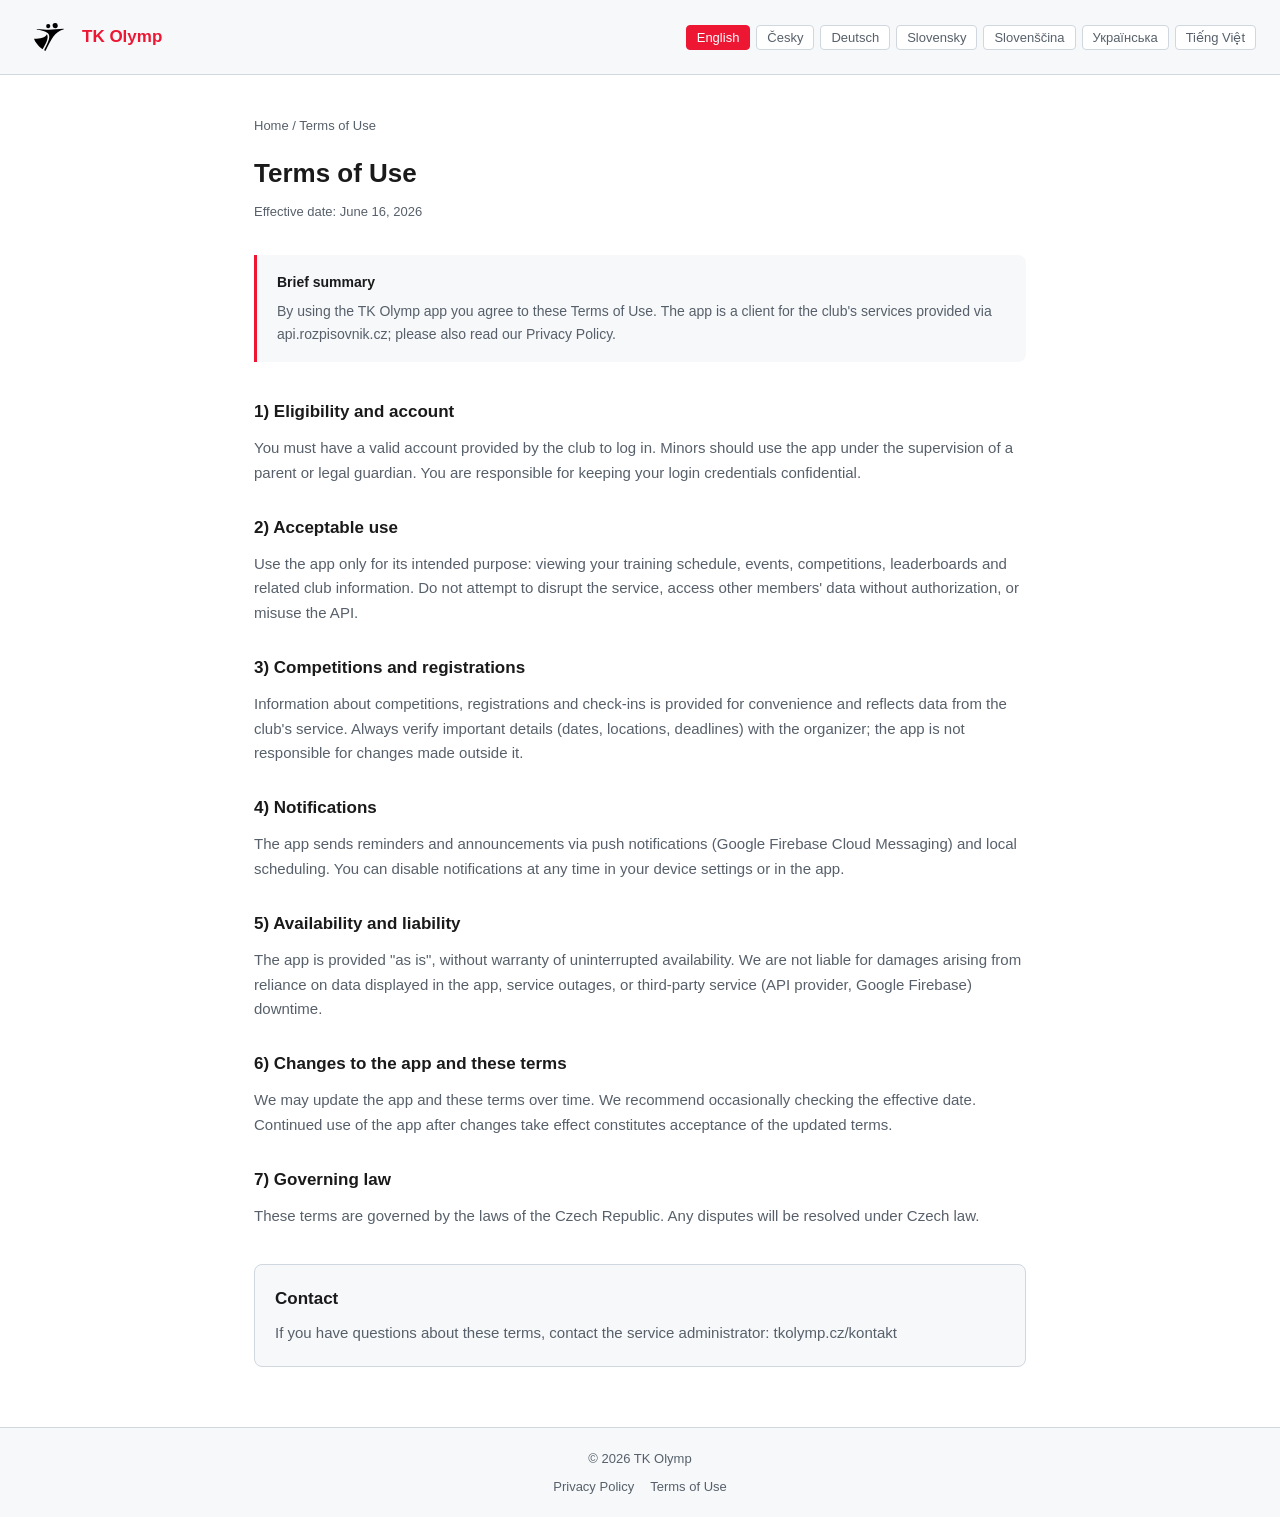
<file: terms/index.html>
<!DOCTYPE html>
<html lang="en">
<head>
  <meta charset="UTF-8">
  <meta name="viewport" content="width=device-width, initial-scale=1.0">
  <title>Terms of Use – TK Olymp</title>
  <link rel="stylesheet" href="../assets/style.css">
  <link rel="icon" href="../assets/icon.svg">
</head>
<body>
  <header>
    <a href="../index.html" class="logo"><img src="../assets/icon.svg" class="site-icon" alt="">TK Olymp</a>
    <div class="lang-switcher" id="langSwitcher"></div>
  </header>

  <main>
    <div class="breadcrumb"><a href="../" id="breadcrumbHome">Home</a> / <span id="breadcrumbCurrent">Terms of Use</span></div>
    <div class="doc-header">
      <h1 class="doc-page-title" id="pageTitle">Terms of Use</h1>
      <div class="effective-date" id="effectiveDate"></div>
    </div>
    <div class="summary-box">
      <div class="summary-title" id="summaryTitle"></div>
      <div class="summary-text" id="summaryText"></div>
    </div>
    <div id="sections"></div>
    <div class="contact-box" id="contactBox">
      <div class="section-title" id="contactTitle"></div>
      <div class="section-body"><p id="contactText"></p></div>
    </div>
  </main>

  <footer>
    <div>© 2026 TK Olymp</div>
    <div class="footer-links">
      <a href="../privacy/" id="footerPrivacy">Privacy Policy</a>
      <a href="../terms/" id="footerTerms">Terms of Use</a>
    </div>
  </footer>

  <script>
  const CONTENT = {
    en: {
      pageTitle: "Terms of Use",
      effectiveDate: "Effective date: June 16, 2026",
      summaryTitle: "Brief summary",
      summaryText: "By using the TK Olymp app you agree to these Terms of Use. The app is a client for the club's services provided via api.rozpisovnik.cz; please also read our Privacy Policy.",
      sections: [
        { title: "1) Eligibility and account", body: ["You must have a valid account provided by the club to log in. Minors should use the app under the supervision of a parent or legal guardian. You are responsible for keeping your login credentials confidential."] },
        { title: "2) Acceptable use", body: ["Use the app only for its intended purpose: viewing your training schedule, events, competitions, leaderboards and related club information. Do not attempt to disrupt the service, access other members' data without authorization, or misuse the API."] },
        { title: "3) Competitions and registrations", body: ["Information about competitions, registrations and check-ins is provided for convenience and reflects data from the club's service. Always verify important details (dates, locations, deadlines) with the organizer; the app is not responsible for changes made outside it."] },
        { title: "4) Notifications", body: ["The app sends reminders and announcements via push notifications (Google Firebase Cloud Messaging) and local scheduling. You can disable notifications at any time in your device settings or in the app."] },
        { title: "5) Availability and liability", body: ["The app is provided \"as is\", without warranty of uninterrupted availability. We are not liable for damages arising from reliance on data displayed in the app, service outages, or third-party service (API provider, Google Firebase) downtime."] },
        { title: "6) Changes to the app and these terms", body: ["We may update the app and these terms over time. We recommend occasionally checking the effective date. Continued use of the app after changes take effect constitutes acceptance of the updated terms."] },
        { title: "7) Governing law", body: ["These terms are governed by the laws of the Czech Republic. Any disputes will be resolved under Czech law."] },
      ],
      contactTitle: "Contact",
      contactText: "If you have questions about these terms, contact the service administrator: tkolymp.cz/kontakt",
      breadcrumbHome: "Home",
    },
    cs: {
      pageTitle: "Podmínky používání",
      effectiveDate: "Datum účinnosti: 16. června 2026",
      summaryTitle: "Stručné shrnutí",
      summaryText: "Používáním aplikace TK Olymp souhlasíte s těmito Podmínkami používání. Aplikace je klientem služeb klubu poskytovaných přes api.rozpisovnik.cz; přečtěte si prosím také naše Zásady ochrany osobních údajů.",
      sections: [
        { title: "1) Způsobilost a účet", body: ["Pro přihlášení musíte mít platný účet vytvořený klubem. Nezletilí by měli aplikaci používat pod dohledem rodiče nebo zákonného zástupce. Jste odpovědní za zachování důvěrnosti svých přihlašovacích údajů."] },
        { title: "2) Přípustné použití", body: ["Aplikaci používejte pouze k jejímu zamýšlenému účelu: prohlížení tréninkového rozvrhu, událostí, soutěží, žebříčků a souvisejících klubových informací. Nepokoušejte se narušovat provoz služby, přistupovat bez oprávnění k datům jiných členů ani zneužívat API."] },
        { title: "3) Soutěže a registrace", body: ["Informace o soutěžích, registracích a check-inech jsou poskytovány pro pohodlí a odrážejí data ze služby klubu. Důležité údaje (termíny, místa, uzávěrky) si vždy ověřte u organizátora; aplikace nenese odpovědnost za změny provedené mimo ni."] },
        { title: "4) Notifikace", body: ["Aplikace zasílá připomínky a oznámení prostřednictvím push notifikací (Google Firebase Cloud Messaging) a lokálního plánování. Notifikace můžete kdykoli vypnout v nastavení zařízení nebo v aplikaci."] },
        { title: "5) Dostupnost a odpovědnost", body: ["Aplikace je poskytována „tak, jak je\", bez záruky nepřerušeného provozu. Neodpovídáme za škody vzniklé spoléháním na údaje zobrazené v aplikaci, výpadky služby ani výpadky služeb třetích stran (poskytovatel API, Google Firebase)."] },
        { title: "6) Změny aplikace a těchto podmínek", body: ["Aplikaci i tyto podmínky můžeme čas od času aktualizovat. Doporučujeme občas zkontrolovat datum účinnosti. Další používání aplikace po nabytí účinnosti změn znamená souhlas s aktualizovanými podmínkami."] },
        { title: "7) Rozhodné právo", body: ["Tyto podmínky se řídí právním řádem České republiky. Případné spory budou řešeny podle českého práva."] },
      ],
      contactTitle: "Kontakt",
      contactText: "Máte-li dotaz k těmto podmínkám, kontaktujte správce služby: tkolymp.cz/kontakt",
      breadcrumbHome: "Domů",
    },
    de: {
      pageTitle: "Nutzungsbedingungen",
      effectiveDate: "Gültigkeitsdatum: 16. Juni 2026",
      summaryTitle: "Kurze Zusammenfassung",
      summaryText: "Mit der Nutzung der TK-Olymp-App stimmen Sie diesen Nutzungsbedingungen zu. Die App ist ein Client für die Vereinsdienste über api.rozpisovnik.cz; lesen Sie bitte auch unsere Datenschutzrichtlinie.",
      sections: [
        { title: "1) Berechtigung und Konto", body: ["Für die Anmeldung benötigen Sie ein gültiges, vom Verein bereitgestelltes Konto. Minderjährige sollten die App unter Aufsicht eines Elternteils oder Erziehungsberechtigten nutzen. Sie sind für die Vertraulichkeit Ihrer Anmeldedaten verantwortlich."] },
        { title: "2) Zulässige Nutzung", body: ["Nutzen Sie die App nur für ihren vorgesehenen Zweck: Einsicht in Ihren Trainingsplan, Veranstaltungen, Wettbewerbe, Ranglisten und zugehörige Vereinsinformationen. Versuchen Sie nicht, den Dienst zu stören, ohne Berechtigung auf Daten anderer Mitglieder zuzugreifen oder die API zu missbrauchen."] },
        { title: "3) Wettbewerbe und Anmeldungen", body: ["Informationen zu Wettbewerben, Anmeldungen und Check-ins werden zur Bequemlichkeit bereitgestellt und spiegeln Daten des Vereinsdienstes wider. Überprüfen Sie wichtige Details (Termine, Orte, Fristen) immer beim Veranstalter; die App ist nicht für Änderungen außerhalb der App verantwortlich."] },
        { title: "4) Benachrichtigungen", body: ["Die App sendet Erinnerungen und Ankündigungen über Push-Benachrichtigungen (Google Firebase Cloud Messaging) und lokale Planung. Sie können Benachrichtigungen jederzeit in den Geräteeinstellungen oder in der App deaktivieren."] },
        { title: "5) Verfügbarkeit und Haftung", body: ["Die App wird „wie sie ist\" bereitgestellt, ohne Garantie für unterbrechungsfreie Verfügbarkeit. Wir haften nicht für Schäden, die durch das Vertrauen auf in der App angezeigte Daten, Dienstausfälle oder Ausfälle von Drittanbietern (API-Anbieter, Google Firebase) entstehen."] },
        { title: "6) Änderungen der App und dieser Bedingungen", body: ["Wir können die App und diese Bedingungen im Laufe der Zeit aktualisieren. Wir empfehlen, das Gültigkeitsdatum gelegentlich zu überprüfen. Die fortgesetzte Nutzung der App nach Inkrafttreten von Änderungen gilt als Annahme der aktualisierten Bedingungen."] },
        { title: "7) Anwendbares Recht", body: ["Diese Bedingungen unterliegen dem Recht der Tschechischen Republik. Etwaige Streitigkeiten werden nach tschechischem Recht beigelegt."] },
      ],
      contactTitle: "Kontakt",
      contactText: "Wenn Sie Fragen zu diesen Bedingungen haben, wenden Sie sich an den Dienstadministrator: tkolymp.cz/kontakt",
      breadcrumbHome: "Startseite",
    },
    sk: {
      pageTitle: "Podmienky používania",
      effectiveDate: "Dátum účinnosti: 16. júna 2026",
      summaryTitle: "Stručné zhrnutie",
      summaryText: "Používaním aplikácie TK Olymp súhlasíte s týmito Podmienkami používania. Aplikácia je klientom služieb klubu poskytovaných cez api.rozpisovnik.cz; prečítajte si prosím aj naše Zásady ochrany osobných údajov.",
      sections: [
        { title: "1) Spôsobilosť a účet", body: ["Na prihlásenie musíte mať platný účet vytvorený klubom. Neplnoletí by mali aplikáciu používať pod dohľadom rodiča alebo zákonného zástupcu. Ste zodpovední za zachovanie dôvernosti svojich prihlasovacích údajov."] },
        { title: "2) Prípustné použitie", body: ["Aplikáciu používajte len na jej zamýšľaný účel: prehliadanie tréningového rozvrhu, podujatí, súťaží, rebríčkov a súvisiacich klubových informácií. Nepokúšajte sa narúšať prevádzku služby, pristupovať bez oprávnenia k údajom iných členov ani zneužívať API."] },
        { title: "3) Súťaže a registrácie", body: ["Informácie o súťažiach, registráciách a check-inoch sú poskytované pre pohodlie a odrážajú údaje zo služby klubu. Dôležité údaje (termíny, miesta, uzávierky) si vždy overte u organizátora; aplikácia nezodpovedá za zmeny vykonané mimo nej."] },
        { title: "4) Notifikácie", body: ["Aplikácia zasiela pripomienky a oznámenia prostredníctvom push notifikácií (Google Firebase Cloud Messaging) a lokálneho plánovania. Notifikácie môžete kedykoľvek vypnúť v nastaveniach zariadenia alebo v aplikácii."] },
        { title: "5) Dostupnosť a zodpovednosť", body: ["Aplikácia je poskytovaná „tak, ako je\", bez záruky neprerušenej dostupnosti. Nezodpovedáme za škody vzniknuté spoliehaním sa na údaje zobrazené v aplikácii, výpadky služby ani výpadky služieb tretích strán (poskytovateľ API, Google Firebase)."] },
        { title: "6) Zmeny aplikácie a týchto podmienok", body: ["Aplikáciu aj tieto podmienky môžeme časom aktualizovať. Odporúčame príležitostne skontrolovať dátum účinnosti. Ďalšie používanie aplikácie po nadobudnutí účinnosti zmien znamená súhlas s aktualizovanými podmienkami."] },
        { title: "7) Rozhodné právo", body: ["Tieto podmienky sa riadia právnym poriadkom Českej republiky. Prípadné spory budú riešené podľa českého práva."] },
      ],
      contactTitle: "Kontakt",
      contactText: "Ak máte otázku k týmto podmienkam, kontaktujte správcu služby: tkolymp.cz/kontakt",
      breadcrumbHome: "Domov",
    },
    sl: {
      pageTitle: "Pogoji uporabe",
      effectiveDate: "Datum veljavnosti: 16. junij 2026",
      summaryTitle: "Kratki povzetek",
      summaryText: "Z uporabo aplikacije TK Olymp soglašate s temi Pogoji uporabe. Aplikacija je odjemalec klubskih storitev, ki jih ponuja api.rozpisovnik.cz; prosimo, preberite tudi našo Politiko zasebnosti.",
      sections: [
        { title: "1) Upravičenost in račun", body: ["Za prijavo morate imeti veljaven račun, ki ga ustvari klub. Mladoletniki naj aplikacijo uporabljajo pod nadzorom starša ali zakonitega skrbnika. Sami ste odgovorni za zaupnost svojih podatkov za prijavo."] },
        { title: "2) Dovoljena uporaba", body: ["Aplikacijo uporabljajte le za njen predvideni namen: ogled vadbenega urnika, dogodkov, tekmovanj, lestvic in povezanih klubskih informacij. Ne poskušajte motiti delovanja storitve, brez dovoljenja dostopati do podatkov drugih članov ali zlorabljati API."] },
        { title: "3) Tekmovanja in prijave", body: ["Informacije o tekmovanjih, prijavah in prijavah ob prihodu so na voljo zaradi udobja in odražajo podatke klubske storitve. Pomembne podrobnosti (datume, lokacije, roke) vedno preverite pri organizatorju; aplikacija ni odgovorna za spremembe, izvedene zunaj nje."] },
        { title: "4) Obvestila", body: ["Aplikacija pošilja opomnike in obvestila prek potisnih obvestil (Google Firebase Cloud Messaging) in lokalnega razvrščanja. Obvestila lahko kadar koli izklopite v nastavitvah naprave ali v aplikaciji."] },
        { title: "5) Razpoložljivost in odgovornost", body: ["Aplikacija je na voljo „takšna, kakršna je\", brez garancije za neprekinjeno delovanje. Ne odgovarjamo za škodo, ki izhaja iz zanašanja na podatke, prikazane v aplikaciji, izpadov storitve ali izpadov storitev tretjih oseb (ponudnik API, Google Firebase)."] },
        { title: "6) Spremembe aplikacije in teh pogojev", body: ["Aplikacijo in te pogoje lahko sčasoma posodobimo. Priporočamo, da občasno preverite datum veljavnosti. Nadaljnja uporaba aplikacije po uveljavitvi sprememb pomeni sprejetje posodobljenih pogojev."] },
        { title: "7) Pravo, ki se uporablja", body: ["Ti pogoji se urejajo po pravu Republike Češke. Morebitni spori bodo reševani po češkem pravu."] },
      ],
      contactTitle: "Kontakt",
      contactText: "Če imate vprašanje o teh pogojih, se obrnite na skrbnika storitve: tkolymp.cz/kontakt",
      breadcrumbHome: "Domov",
    },
    uk: {
      pageTitle: "Умови використання",
      effectiveDate: "Дата набрання чинності: 16 червня 2026 року",
      summaryTitle: "Короткий підсумок",
      summaryText: "Користуючись додатком TK Olymp, ви погоджуєтеся з цими Умовами використання. Додаток є клієнтом клубних сервісів, що надаються через api.rozpisovnik.cz; будь ласка, ознайомтеся також з нашою Політикою конфіденційності.",
      sections: [
        { title: "1) Право на користування та облікові записи", body: ["Для входу вам потрібен дійсний обліковий запис, наданий клубом. Неповнолітні мають користуватися додатком під наглядом батьків або законного опікуна. Ви відповідаєте за збереження конфіденційності своїх облікових даних."] },
        { title: "2) Прийнятне використання", body: ["Використовуйте додаток лише за призначенням: для перегляду тренувального розкладу, заходів, змагань, таблиць лідерів та пов'язаної клубної інформації. Не намагайтеся порушувати роботу сервісу, отримувати неавторизований доступ до даних інших членів або зловживати API."] },
        { title: "3) Змагання та реєстрації", body: ["Інформація про змагання, реєстрації та реєстрацію на місці надається для зручності та відображає дані клубного сервісу. Завжди перевіряйте важливі деталі (дати, місця, дедлайни) з організатором; додаток не несе відповідальності за зміни, внесені поза ним."] },
        { title: "4) Сповіщення", body: ["Додаток надсилає нагадування та оголошення через push-сповіщення (Google Firebase Cloud Messaging) та локальне планування. Ви можете вимкнути сповіщення в будь-який час у налаштуваннях пристрою або в додатку."] },
        { title: "5) Доступність та відповідальність", body: ["Додаток надається «як є», без гарантії безперебійної доступності. Ми не несемо відповідальності за збитки, що виникли через довіру до даних, відображених у додатку, перебої в роботі сервісу чи перебої в роботі сторонніх сервісів (постачальник API, Google Firebase)."] },
        { title: "6) Зміни до додатку та цих умов", body: ["Ми можемо час від часу оновлювати додаток і ці умови. Рекомендуємо час від часу перевіряти дату набрання чинності. Подальше використання додатку після набрання змінами чинності означає прийняття оновлених умов."] },
        { title: "7) Застосовне право", body: ["Ці умови регулюються законодавством Чеської Республіки. Будь-які спори вирішуватимуться відповідно до чеського права."] },
      ],
      contactTitle: "Контакт",
      contactText: "Якщо у вас є питання щодо цих умов, зверніться до адміністратора сервісу: tkolymp.cz/kontakt",
      breadcrumbHome: "Головна",
    },
    vi: {
      pageTitle: "Điều khoản sử dụng",
      effectiveDate: "Ngày có hiệu lực: 16 tháng 6 năm 2026",
      summaryTitle: "Tóm tắt ngắn gọn",
      summaryText: "Khi sử dụng ứng dụng TK Olymp, bạn đồng ý với các Điều khoản sử dụng này. Ứng dụng là khách hàng của các dịch vụ câu lạc bộ được cung cấp qua api.rozpisovnik.cz; vui lòng đọc thêm Chính sách bảo mật của chúng tôi.",
      sections: [
        { title: "1) Điều kiện và tài khoản", body: ["Bạn phải có tài khoản hợp lệ do câu lạc bộ cung cấp để đăng nhập. Người chưa thành niên nên sử dụng ứng dụng dưới sự giám sát của cha mẹ hoặc người giám hộ hợp pháp. Bạn có trách nhiệm giữ bí mật thông tin đăng nhập của mình."] },
        { title: "2) Sử dụng được phép", body: ["Chỉ sử dụng ứng dụng cho mục đích dự kiến: xem lịch tập luyện, sự kiện, giải đấu, bảng xếp hạng và thông tin câu lạc bộ liên quan. Không cố gắng làm gián đoạn dịch vụ, truy cập dữ liệu của thành viên khác mà không được phép, hoặc lạm dụng API."] },
        { title: "3) Giải đấu và đăng ký", body: ["Thông tin về giải đấu, đăng ký và check-in được cung cấp để thuận tiện và phản ánh dữ liệu từ dịch vụ của câu lạc bộ. Luôn xác minh các chi tiết quan trọng (ngày, địa điểm, hạn chót) với người tổ chức; ứng dụng không chịu trách nhiệm về các thay đổi được thực hiện bên ngoài ứng dụng."] },
        { title: "4) Thông báo", body: ["Ứng dụng gửi nhắc nhở và thông báo qua thông báo đẩy (Google Firebase Cloud Messaging) và lập lịch cục bộ. Bạn có thể tắt thông báo bất cứ lúc nào trong cài đặt thiết bị hoặc trong ứng dụng."] },
        { title: "5) Tính khả dụng và trách nhiệm pháp lý", body: ["Ứng dụng được cung cấp \"nguyên trạng\", không có bảo đảm về tính khả dụng liên tục. Chúng tôi không chịu trách nhiệm về thiệt hại phát sinh từ việc tin tưởng vào dữ liệu hiển thị trong ứng dụng, sự cố dịch vụ, hoặc sự cố của dịch vụ bên thứ ba (nhà cung cấp API, Google Firebase)."] },
        { title: "6) Thay đổi ứng dụng và các điều khoản này", body: ["Chúng tôi có thể cập nhật ứng dụng và các điều khoản này theo thời gian. Chúng tôi khuyến nghị bạn thỉnh thoảng kiểm tra ngày có hiệu lực. Việc tiếp tục sử dụng ứng dụng sau khi các thay đổi có hiệu lực đồng nghĩa với việc chấp nhận các điều khoản đã cập nhật."] },
        { title: "7) Luật áp dụng", body: ["Các điều khoản này được điều chỉnh theo luật pháp của Cộng hòa Séc. Mọi tranh chấp sẽ được giải quyết theo luật pháp Séc."] },
      ],
      contactTitle: "Liên hệ",
      contactText: "Nếu bạn có câu hỏi về các điều khoản này, hãy liên hệ với quản trị viên dịch vụ: tkolymp.cz/kontakt",
      breadcrumbHome: "Trang chủ",
    },
  };

  const LANG_NAMES = { en: "English", cs: "Česky", de: "Deutsch", sk: "Slovensky", sl: "Slovenščina", uk: "Українська", vi: "Tiếng Việt" };

  function detectLang() {
    const p = new URLSearchParams(window.location.search).get('lang');
    if (p && CONTENT[p]) return p;
    const stored = localStorage.getItem('tkolymp-lang');
    if (stored && CONTENT[stored]) return stored;
    const bl = (navigator.language || 'en').split('-')[0];
    const mapped = bl === 'ua' ? 'uk' : bl;
    return CONTENT[mapped] ? mapped : 'en';
  }

  function applyLang(lang) {
    localStorage.setItem('tkolymp-lang', lang);
    const C = CONTENT[lang];

    document.getElementById('breadcrumbHome').textContent = C.breadcrumbHome;
    document.getElementById('breadcrumbCurrent').textContent = C.pageTitle;
    document.getElementById('pageTitle').textContent = C.pageTitle;
    document.getElementById('effectiveDate').textContent = C.effectiveDate;
    document.getElementById('summaryTitle').textContent = C.summaryTitle;
    document.getElementById('summaryText').textContent = C.summaryText;
    document.getElementById('contactTitle').textContent = C.contactTitle;
    document.getElementById('contactText').textContent = C.contactText;

    const privacyLabels = { en: "Privacy Policy", cs: "Zásady ochrany osobních údajů", de: "Datenschutzrichtlinie", sk: "Zásady ochrany osobných údajov", sl: "Politika zasebnosti", uk: "Політика конфіденційності", vi: "Chính sách bảo mật" };
    document.getElementById('footerPrivacy').textContent = privacyLabels[lang] || "Privacy Policy";
    document.getElementById('footerTerms').textContent = C.pageTitle;
    document.getElementById('footerPrivacy').href = `../privacy/?lang=${lang}`;
    document.getElementById('footerTerms').href = `../terms/?lang=${lang}`;
    document.getElementById('breadcrumbHome').href = `../?lang=${lang}`;
    document.title = `${C.pageTitle} – TK Olymp`;

    const container = document.getElementById('sections');
    container.innerHTML = '';
    C.sections.forEach(sec => {
      const div = document.createElement('div');
      div.className = 'doc-section';
      const h2 = document.createElement('h2');
      h2.className = 'section-title';
      h2.textContent = sec.title;
      div.appendChild(h2);
      const body = document.createElement('div');
      body.className = 'section-body';
      sec.body.forEach(line => {
        const p = document.createElement('p');
        p.textContent = line;
        body.appendChild(p);
      });
      div.appendChild(body);
      container.appendChild(div);
    });

    document.querySelectorAll('.lang-btn').forEach(b => b.classList.toggle('active', b.dataset.lang === lang));
    const url = new URL(window.location);
    url.searchParams.set('lang', lang);
    history.replaceState({}, '', url);
  }

  const switcher = document.getElementById('langSwitcher');
  Object.entries(LANG_NAMES).forEach(([code, name]) => {
    const btn = document.createElement('button');
    btn.className = 'lang-btn';
    btn.dataset.lang = code;
    btn.textContent = name;
    btn.onclick = () => applyLang(code);
    switcher.appendChild(btn);
  });

  applyLang(detectLang());
  </script>
</body>
</html>
</file>
<file: assets/style.css>
:root {
  --bg: #ffffff;
  --surface: #f6f8fa;
  --text: #1a1a1a;
  --text-secondary: #57606a;
  --accent: #EE1733;
  --border: #d0d7de;
  --max-width: 820px;
  --font: -apple-system, BlinkMacSystemFont, "Segoe UI", Roboto, sans-serif;
}

* { box-sizing: border-box; margin: 0; padding: 0; }

body {
  font-family: var(--font);
  font-size: 16px;
  line-height: 1.65;
  color: var(--text);
  background: var(--bg);
  min-height: 100vh;
  display: flex;
  flex-direction: column;
}

a { color: var(--accent); }

/* Header */
header {
  background: var(--surface);
  border-bottom: 1px solid var(--border);
  padding: 12px 24px;
  display: flex;
  align-items: center;
  justify-content: space-between;
  gap: 16px;
  flex-wrap: wrap;
  position: sticky;
  top: 0;
  z-index: 10;
}

.logo {
  display: flex;
  align-items: center;
  gap: 8px;
  font-size: 17px;
  font-weight: 700;
  color: var(--accent);
  text-decoration: none;
  white-space: nowrap;
}

.site-icon {
  width: 50px;
  height: 50px;
  flex-shrink: 0;
}

.lang-switcher {
  display: flex;
  gap: 6px;
  flex-wrap: wrap;
}

.lang-btn {
  padding: 4px 10px;
  border: 1px solid var(--border);
  border-radius: 4px;
  background: var(--bg);
  cursor: pointer;
  font-size: 13px;
  color: var(--text-secondary);
  transition: background 0.12s, color 0.12s, border-color 0.12s;
  font-family: var(--font);
}

.lang-btn:hover { border-color: var(--accent); color: var(--accent); }

.lang-btn.active {
  background: var(--accent);
  color: #fff;
  border-color: var(--accent);
}

/* Main content */
main {
  flex: 1;
  max-width: var(--max-width);
  margin: 0 auto;
  padding: 40px 24px 60px;
  width: 100%;
}

/* Index page */
.hero {
  text-align: center;
  padding: 48px 0 40px;
}

.hero h1 {
  font-size: 30px;
  font-weight: 700;
  margin-bottom: 10px;
}

.hero p {
  color: var(--text-secondary);
  font-size: 16px;
}

.doc-grid {
  display: grid;
  grid-template-columns: 1fr 1fr;
  gap: 16px;
  max-width: 560px;
  margin: 36px auto 0;
}

.doc-card {
  display: block;
  padding: 28px 24px;
  background: var(--surface);
  border: 1px solid var(--border);
  border-radius: 10px;
  text-decoration: none;
  color: var(--text);
  transition: border-color 0.15s, box-shadow 0.15s;
}

.doc-card:hover {
  border-color: var(--accent);
  box-shadow: 0 2px 12px rgba(26, 86, 219, 0.1);
}

.card-icon { font-size: 30px; margin-bottom: 12px; }
.card-title { font-size: 16px; font-weight: 600; margin-bottom: 6px; }
.card-desc { font-size: 13px; color: var(--text-secondary); }

/* Legal document */
.doc-header { margin-bottom: 32px; }
.doc-page-title { font-size: 26px; font-weight: 700; margin-bottom: 6px; }

.breadcrumb {
  font-size: 13px;
  color: var(--text-secondary);
  margin-bottom: 16px;
}

.breadcrumb a { color: var(--text-secondary); text-decoration: none; }
.breadcrumb a:hover { color: var(--accent); }

.effective-date {
  font-size: 13px;
  color: var(--text-secondary);
  margin-top: 6px;
}

.summary-box {
  background: var(--surface);
  border-left: 3px solid var(--accent);
  padding: 16px 20px;
  border-radius: 0 8px 8px 0;
  margin: 24px 0 36px;
}

.summary-box .summary-title {
  font-size: 14px;
  font-weight: 600;
  margin-bottom: 6px;
  color: var(--text);
}

.summary-box .summary-text {
  font-size: 14px;
  color: var(--text-secondary);
}

.doc-section { margin-bottom: 28px; }

.section-title {
  font-size: 17px;
  font-weight: 600;
  margin-bottom: 10px;
  color: var(--text);
}

.section-body {
  font-size: 15px;
  color: var(--text-secondary);
}

.section-body p { margin-bottom: 6px; }
.section-body p:last-child { margin-bottom: 0; }

.contact-box {
  background: var(--surface);
  border: 1px solid var(--border);
  border-radius: 8px;
  padding: 20px;
  margin-top: 36px;
}

.contact-box .section-title { margin-bottom: 8px; }

.technical-note {
  font-size: 12px;
  color: #999;
  margin-top: 28px;
  padding-top: 16px;
  border-top: 1px solid var(--border);
  line-height: 1.5;
}

/* Footer */
footer {
  text-align: center;
  padding: 20px 24px;
  font-size: 13px;
  color: var(--text-secondary);
  border-top: 1px solid var(--border);
  background: var(--surface);
}

footer a { color: var(--text-secondary); text-decoration: none; }
footer a:hover { color: var(--accent); }
.footer-links { display: flex; gap: 16px; justify-content: center; margin-top: 6px; }

@media (max-width: 500px) {
  .doc-grid { grid-template-columns: 1fr; }
  .doc-page-title { font-size: 22px; }
  main { padding: 28px 16px 48px; }
}
</file>
